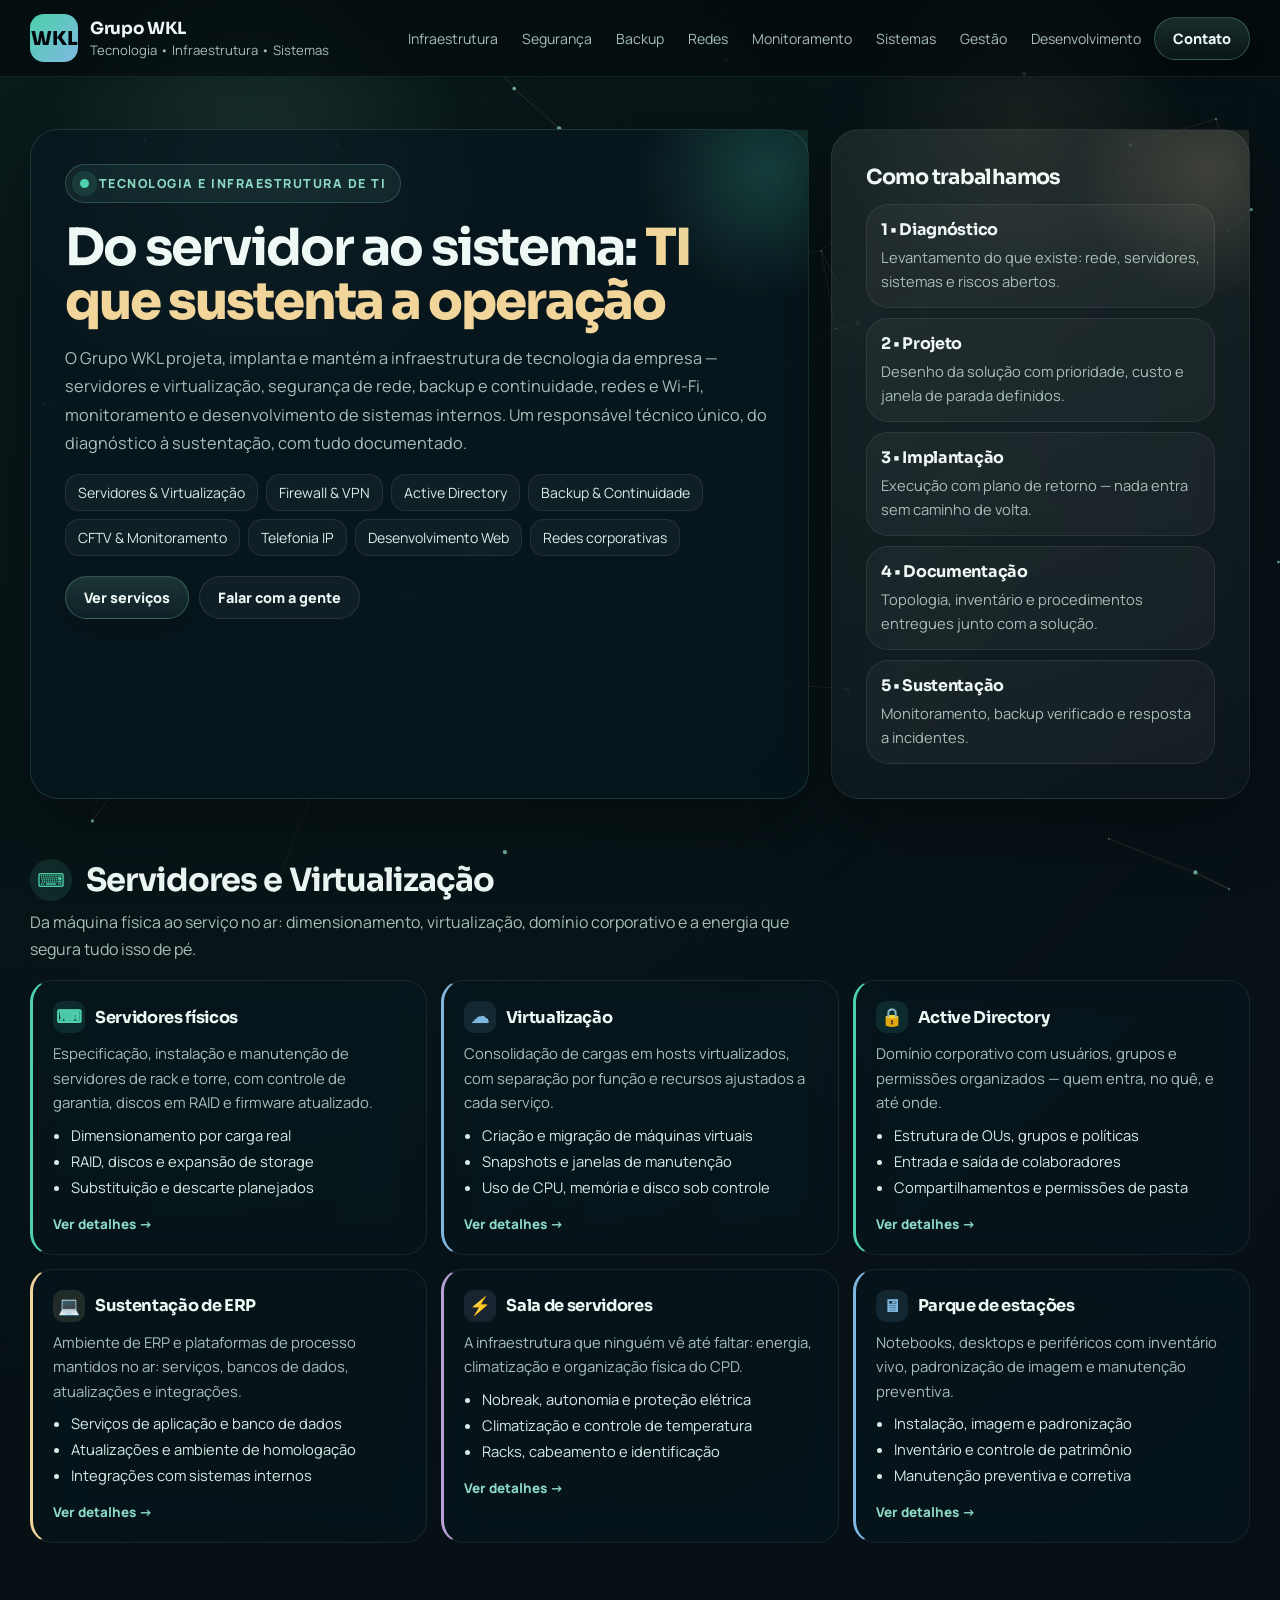
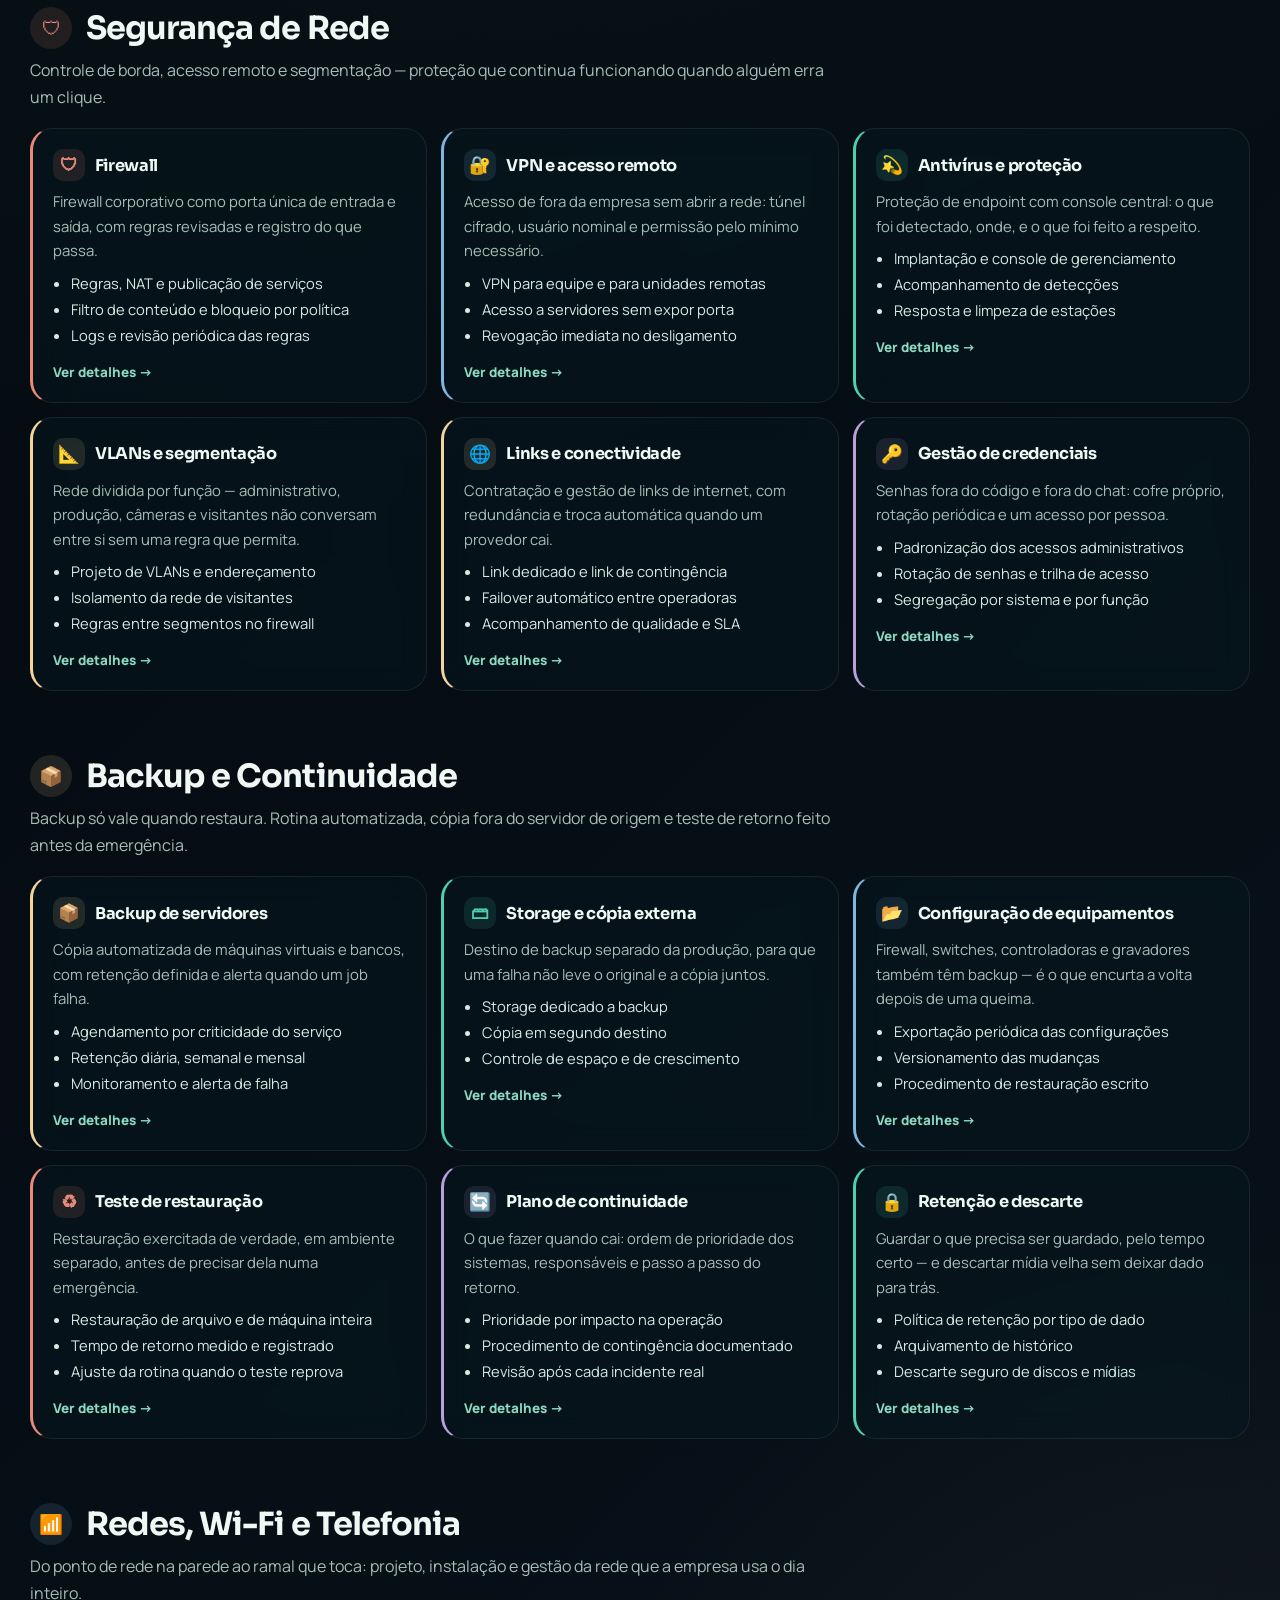
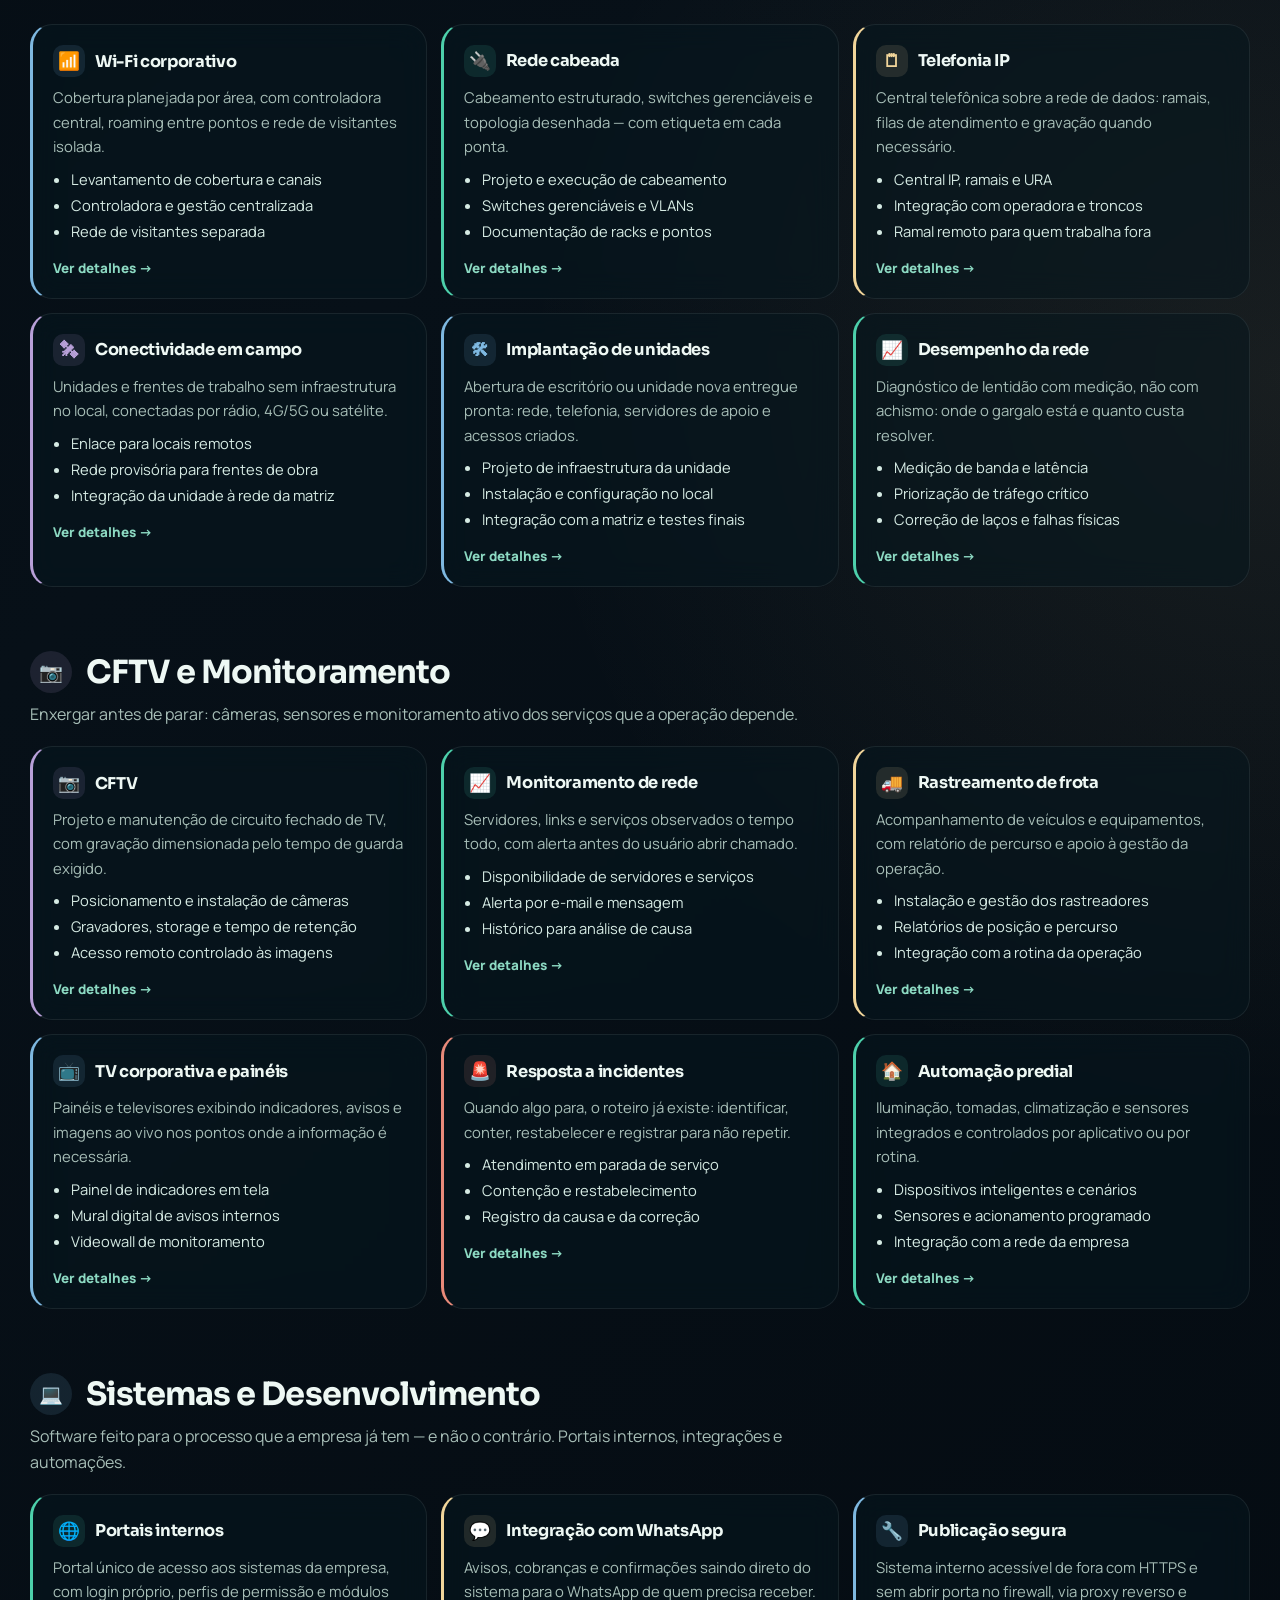
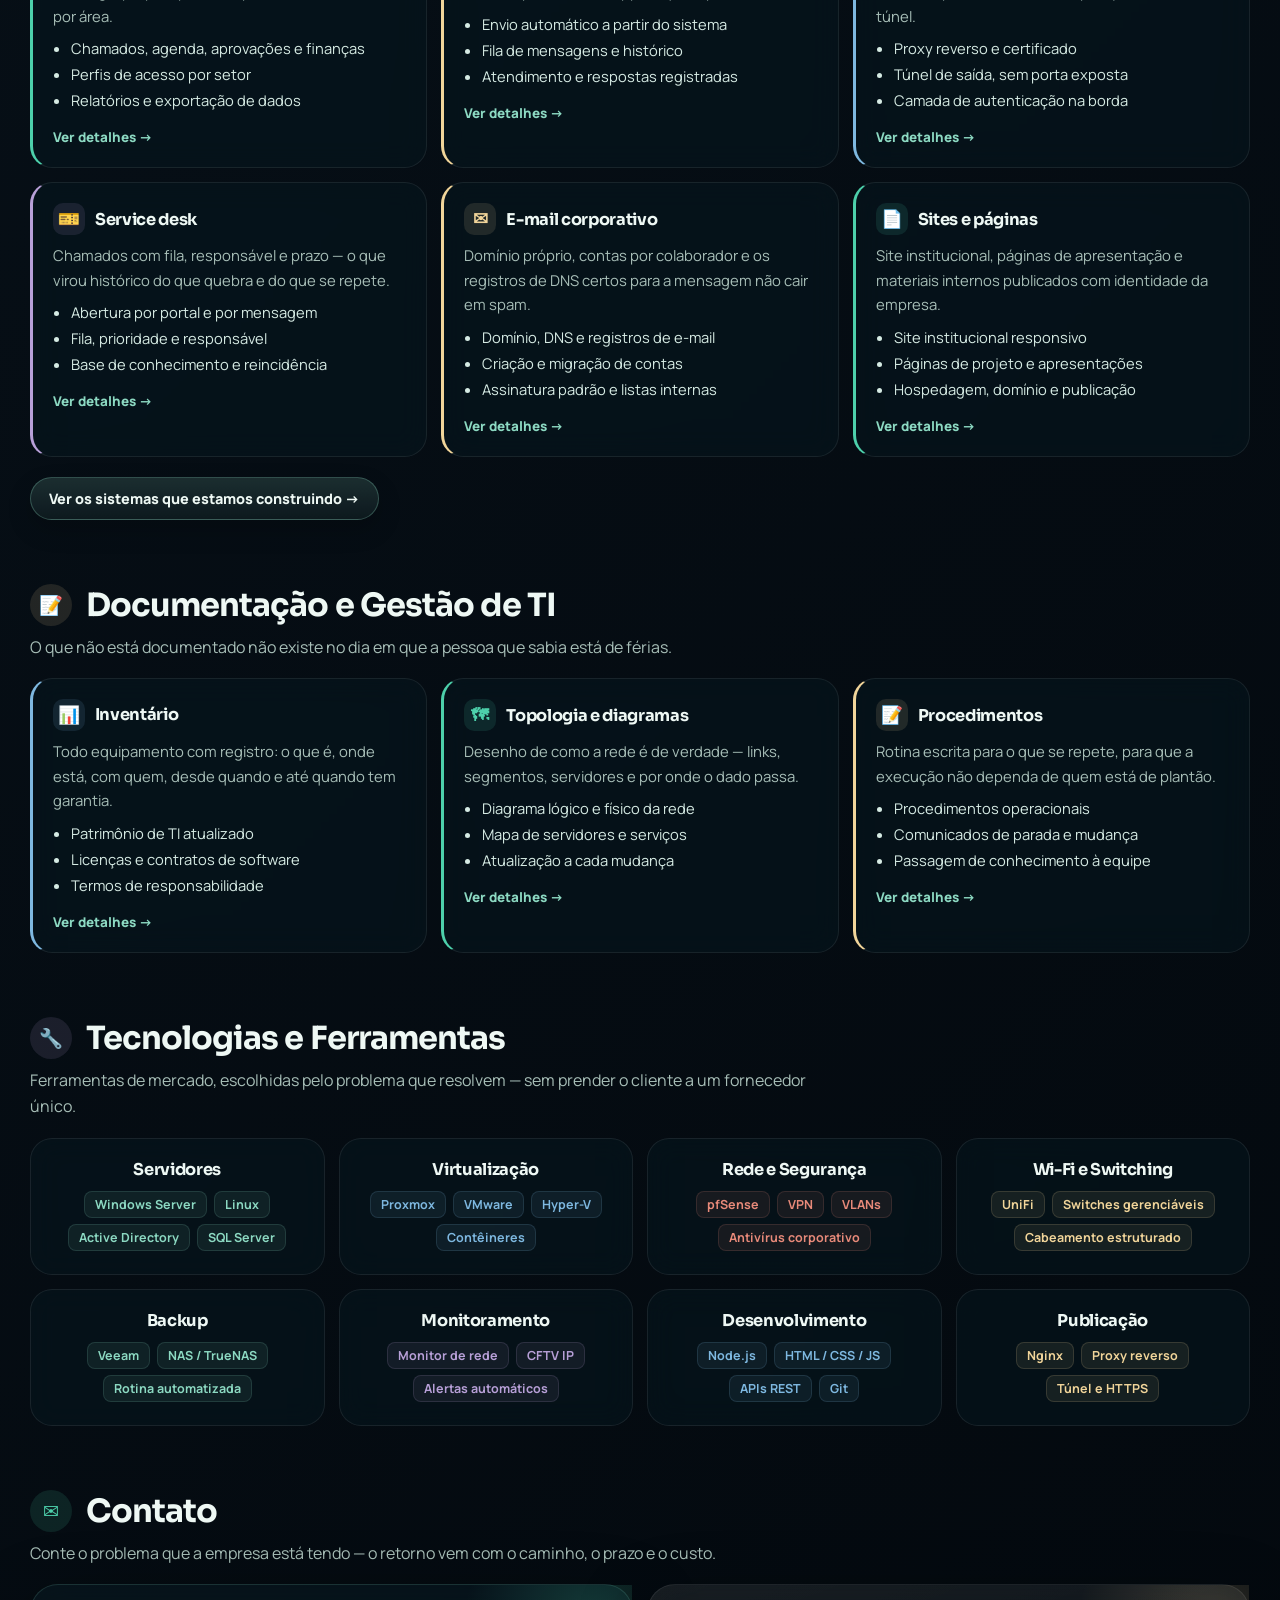
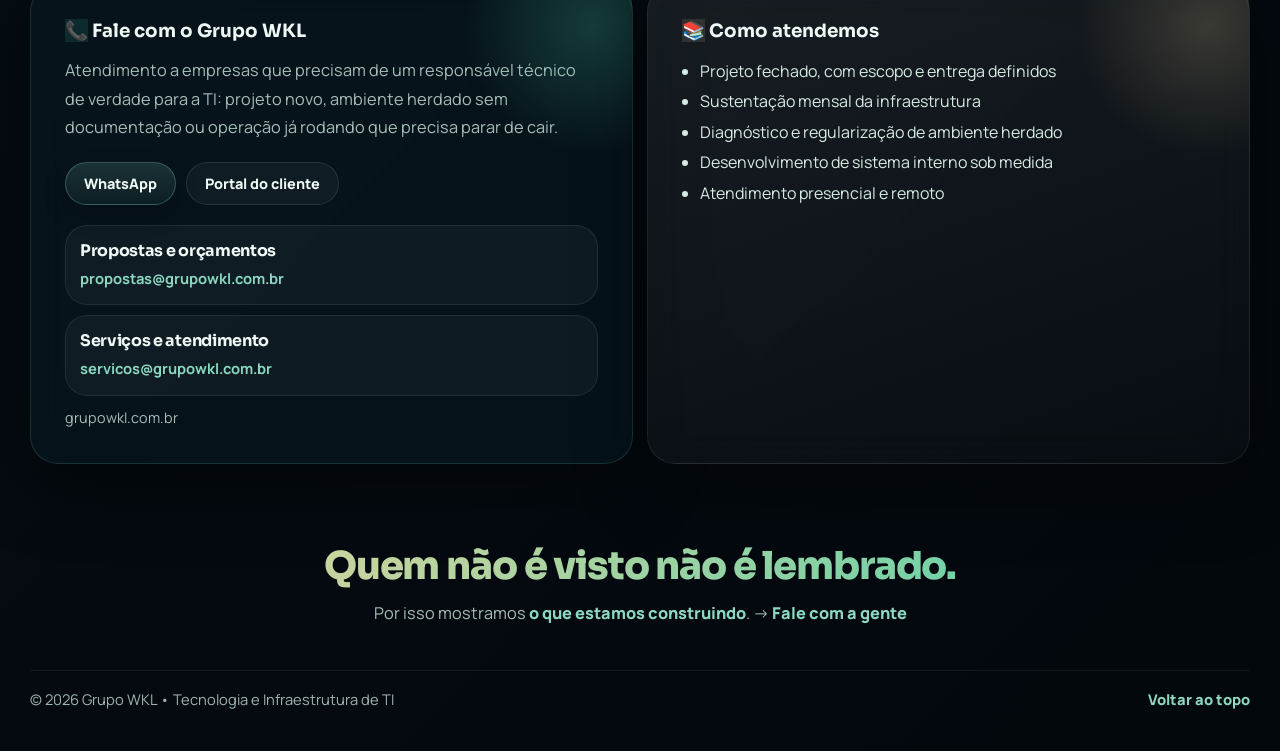
<file: index.html>
<!DOCTYPE html>
<html lang="pt-BR">
<head>
  <meta charset="UTF-8" />
  <meta name="viewport" content="width=device-width, initial-scale=1.0" />
  <title>Grupo WKL | Tecnologia e Infraestrutura de TI</title>
  <meta name="description" content="Grupo WKL — infraestrutura de TI ponta a ponta: servidores e virtualização, segurança de rede, backup e continuidade, redes e Wi-Fi, monitoramento e desenvolvimento de sistemas." />
  <meta name="theme-color" content="#03080c" />
  <link rel="preconnect" href="https://fonts.googleapis.com" />
  <link rel="preconnect" href="https://fonts.gstatic.com" crossorigin />
  <link href="https://fonts.googleapis.com/css2?family=Manrope:wght@400;500;600;700;800&family=Sora:wght@500;600;700;800&display=swap" rel="stylesheet" />
  <link rel="stylesheet" href="detalhes.css?v=20260927b" />
  <style>
    :root {
      --bg: #03080c;
      --bg-2: #071018;
      --panel: rgba(7, 23, 31, 0.72);
      --panel-2: rgba(7, 23, 31, 0.52);
      --panel-border: rgba(140, 217, 194, 0.16);
      --text: #eef8f4;
      --muted: #a7beb7;
      --accent: #8cd9c2;
      --accent-strong: #4dd0ab;
      --accent-warm: #f1d59a;
      --accent-blue: #7eb8e0;
      --accent-red: #e88a7a;
      --accent-purple: #b8a0d8;
      --shadow: 0 24px 70px rgba(0, 0, 0, 0.38);
      --radius: 22px;
      --radius-lg: 28px;
      --max: 1220px;
    }

    * { box-sizing: border-box; margin: 0; padding: 0; }
    html { scroll-behavior: smooth; }
    body {
      min-height: 100vh;
      font-family: "Manrope", system-ui, -apple-system, Segoe UI, Roboto, Arial, sans-serif;
      color: var(--text);
      background:
        radial-gradient(circle at top left, rgba(77, 208, 171, 0.10), transparent 30%),
        radial-gradient(circle at right center, rgba(241, 213, 154, 0.08), transparent 20%),
        linear-gradient(135deg, #02060a 0%, #071018 46%, #03080d 100%);
      position: relative;
      overflow-x: hidden;
    }

    #tech-canvas {
      position: fixed;
      inset: 0;
      width: 100%;
      height: 100%;
      z-index: 0;
      pointer-events: none;
      opacity: 0.9;
    }

    body::before,
    body::after {
      content: "";
      position: fixed;
      inset: 0;
      pointer-events: none;
      z-index: 0;
    }
    body::before {
      background-image:
        linear-gradient(rgba(255, 255, 255, 0.02) 1px, transparent 1px),
        linear-gradient(90deg, rgba(255, 255, 255, 0.02) 1px, transparent 1px);
      background-size: 48px 48px;
      mask-image: linear-gradient(to bottom, rgba(0, 0, 0, 0.45), transparent 85%);
    }
    body::after {
      background:
        radial-gradient(circle at 20% 20%, rgba(140, 217, 194, 0.14), transparent 18%),
        radial-gradient(circle at 80% 15%, rgba(241, 213, 154, 0.08), transparent 14%);
      animation: drift 18s ease-in-out infinite alternate;
    }

    .wrap { position: relative; z-index: 1; }
    .container { width: min(var(--max), calc(100% - 40px)); margin: 0 auto; }

    .skip-link {
      position: absolute; left: 16px; top: 16px;
      transform: translateY(-200%);
      background: rgba(6, 18, 24, 0.94);
      border: 1px solid rgba(140, 217, 194, 0.2);
      padding: 10px 14px; border-radius: 999px;
      color: var(--text); text-decoration: none; z-index: 10;
    }
    .skip-link:focus { transform: translateY(0); outline: none; }

    header {
      position: sticky; top: 0; z-index: 5;
      backdrop-filter: blur(18px);
      -webkit-backdrop-filter: blur(18px);
      background: rgba(3, 8, 12, 0.58);
      border-bottom: 1px solid rgba(140, 217, 194, 0.10);
    }

    .nav {
      display: flex; align-items: center;
      justify-content: space-between;
      padding: 14px 0; gap: 16px;
    }

    .brand {
      display: flex; align-items: center; gap: 12px;
      text-decoration: none; color: var(--text); min-width: 220px;
    }
    .brand-icon {
      width: 48px; height: 48px; border-radius: 14px;
      background: linear-gradient(135deg, var(--accent-strong), var(--accent-blue));
      display: flex; align-items: center; justify-content: center;
      font-family: "Sora", sans-serif; font-weight: 800;
      font-size: 1.2rem; color: var(--bg);
    }
    .brand strong { font-family: "Sora", sans-serif; letter-spacing: -0.02em; font-size: 1.05rem; }
    .brand span { display: block; color: var(--muted); font-size: 0.82rem; margin-top: 2px; }
    @media (min-width: 981px) { .brand span { white-space: nowrap; } }
    @media (min-width: 981px) and (max-width: 1240px) {
      header .brand span { display: none; } header .brand { min-width: auto; }
      header .nav a.link { padding: 8px 6px; font-size: 0.8rem; }
      header .nav .btn { padding: 9px 14px; }
    }

    nav ul {
      list-style: none; display: flex; flex-wrap: wrap;
      gap: 2px; align-items: center; justify-content: flex-end;
    }

    .nav a.link {
      display: inline-flex; align-items: center; gap: 8px;
      padding: 8px 10px; border-radius: 999px;
      color: var(--muted); text-decoration: none; font-size: 0.88rem;
      border: 1px solid transparent;
      transition: background 0.18s ease, border-color 0.18s ease, transform 0.18s ease;
    }
    .nav a.link:hover {
      color: var(--text);
      background: rgba(255, 255, 255, 0.04);
      border-color: rgba(255, 255, 255, 0.06);
      transform: translateY(-1px);
    }

    .btn {
      appearance: none;
      border: 1px solid rgba(140, 217, 194, 0.28);
      background: linear-gradient(180deg, rgba(140, 217, 194, 0.16), rgba(140, 217, 194, 0.06));
      color: var(--text); border-radius: 999px;
      padding: 11px 18px;
      font: 800 0.90rem "Manrope", sans-serif;
      cursor: pointer;
      transition: transform 0.2s ease, box-shadow 0.2s ease, border-color 0.2s ease;
      box-shadow: 0 10px 24px rgba(0, 0, 0, 0.18);
      text-decoration: none;
      display: inline-flex; align-items: center; gap: 10px;
      justify-content: center; white-space: nowrap;
    }
    .btn:hover { transform: translateY(-1px); border-color: rgba(140, 217, 194, 0.48); box-shadow: 0 14px 28px rgba(0, 0, 0, 0.22); }
    .btn.secondary {
      border-color: rgba(255, 255, 255, 0.10);
      background: rgba(255, 255, 255, 0.04);
      color: var(--text); box-shadow: none;
    }
    .btn.secondary:hover { border-color: rgba(255, 255, 255, 0.16); }

    .badge {
      display: inline-flex; align-items: center; gap: 10px;
      padding: 10px 14px; border-radius: 999px;
      background: rgba(140, 217, 194, 0.08);
      border: 1px solid rgba(140, 217, 194, 0.22);
      color: var(--accent); font-size: 0.78rem;
      font-weight: 900; letter-spacing: 0.12em; text-transform: uppercase;
    }
    .badge::before {
      content: ""; width: 9px; height: 9px; border-radius: 50%;
      background: var(--accent-strong);
      box-shadow: 0 0 0 8px rgba(77, 208, 171, 0.12);
      animation: pulse 2.4s infinite;
    }

    .hero { padding: 52px 0 28px; }
    .hero-grid {
      display: grid;
      grid-template-columns: 1.3fr 0.7fr;
      gap: 22px; align-items: stretch;
    }

    .panel {
      background: var(--panel);
      border: 1px solid var(--panel-border);
      border-radius: var(--radius-lg);
      box-shadow: var(--shadow);
      backdrop-filter: blur(18px);
      -webkit-backdrop-filter: blur(18px);
    }
    .panel .inner { padding: 34px; position: relative; overflow: hidden; }
    .panel .inner::after {
      content: ""; position: absolute;
      width: 260px; height: 260px; right: -90px; top: -90px;
      border-radius: 50%;
      background: radial-gradient(circle, rgba(77, 208, 171, 0.22), transparent 70%);
      pointer-events: none;
    }

    h1 {
      margin-top: 18px;
      font-family: "Sora", sans-serif;
      font-size: clamp(1.9rem, 4.5vw, 3.2rem);
      line-height: 1.06; letter-spacing: -0.04em;
      max-width: 24ch;
    }
    h1 strong { color: var(--accent-warm); font-weight: 900; }

    .lead {
      margin-top: 14px; max-width: 72ch;
      color: var(--muted); font-size: 1.02rem; line-height: 1.75;
    }

    .pill-row { margin-top: 16px; display: flex; flex-wrap: wrap; gap: 8px; }
    .pill {
      padding: 8px 12px; border-radius: 14px;
      background: rgba(255, 255, 255, 0.04);
      border: 1px solid rgba(255, 255, 255, 0.08);
      color: #d6ebe4; font-size: 0.88rem;
    }

    .cta-row { margin-top: 20px; display: flex; flex-wrap: wrap; gap: 10px; }

    .side {
      background: linear-gradient(160deg, rgba(255, 255, 255, 0.08), rgba(255, 255, 255, 0.02));
      border: 1px solid rgba(255, 255, 255, 0.08);
    }
    .side .inner::after { background: radial-gradient(circle, rgba(241, 213, 154, 0.18), transparent 72%); }

    .kpis { display: grid; grid-template-columns: 1fr; gap: 10px; margin-top: 12px; }
    .kpi {
      padding: 14px; border-radius: var(--radius);
      background: rgba(255, 255, 255, 0.04);
      border: 1px solid rgba(255, 255, 255, 0.08);
    }
    .kpi strong {
      display: block; font-family: "Sora", sans-serif;
      letter-spacing: -0.02em; margin-bottom: 6px;
    }
    .kpi span { color: var(--muted); line-height: 1.6; font-size: 0.92rem; }

    .kpi-number {
      font-family: "Sora", sans-serif;
      font-size: 1.8rem; font-weight: 800;
      letter-spacing: -0.03em;
      background: linear-gradient(135deg, var(--accent-warm), var(--accent-strong));
      -webkit-background-clip: text; -webkit-text-fill-color: transparent;
      background-clip: text;
    }

    .section { padding: 32px 0; }
    .section-head {
      display: flex; align-items: flex-end;
      justify-content: space-between; gap: 14px;
      margin-bottom: 18px;
    }
    .section-head h2 {
      font-family: "Sora", sans-serif;
      letter-spacing: -0.03em;
      font-size: clamp(1.4rem, 3.2vw, 2rem);
    }
    .section-head p { color: var(--muted); max-width: 80ch; line-height: 1.65; }

    .section-divider {
      display: flex; align-items: center; gap: 14px;
      margin-bottom: 8px;
    }
    .section-divider .icon-circle {
      width: 42px; height: 42px; border-radius: 50%;
      display: flex; align-items: center; justify-content: center;
      font-size: 1.2rem; flex-shrink: 0;
    }

    .grid-3 { display: grid; grid-template-columns: repeat(3, minmax(0, 1fr)); gap: 14px; }
    .grid-2 { display: grid; grid-template-columns: repeat(2, minmax(0, 1fr)); gap: 14px; }
    .grid-4 { display: grid; grid-template-columns: repeat(4, minmax(0, 1fr)); gap: 14px; }

    .card {
      background: var(--panel-2);
      border: 1px solid rgba(255, 255, 255, 0.08);
      border-radius: var(--radius); padding: 20px;
      backdrop-filter: blur(14px);
      -webkit-backdrop-filter: blur(14px);
      transition: transform 0.18s ease, border-color 0.18s ease, background 0.18s ease;
    }
    .card:hover {
      transform: translateY(-2px);
      border-color: rgba(140, 217, 194, 0.18);
      background: rgba(7, 23, 31, 0.62);
    }
    .card h3 {
      font-family: "Sora", sans-serif;
      font-size: 1.02rem; letter-spacing: -0.02em;
      margin-bottom: 8px; display: flex; align-items: center; gap: 10px;
    }
    .card h3 .card-icon {
      font-size: 1.1rem; width: 32px; height: 32px;
      border-radius: 10px; display: inline-flex;
      align-items: center; justify-content: center; flex-shrink: 0;
    }
    .card p { color: var(--muted); line-height: 1.65; font-size: 0.93rem; }
    .card ul { margin-top: 10px; padding-left: 18px; color: #d6ebe4; }
    .card li { margin: 6px 0; color: #d6ebe4; font-size: 0.92rem; }

    .card-accent-green { border-left: 3px solid var(--accent-strong); }
    .card-accent-blue { border-left: 3px solid var(--accent-blue); }
    .card-accent-warm { border-left: 3px solid var(--accent-warm); }
    .card-accent-red { border-left: 3px solid var(--accent-red); }
    .card-accent-purple { border-left: 3px solid var(--accent-purple); }

    .icon-green { background: rgba(77, 208, 171, 0.12); color: var(--accent-strong); }
    .icon-blue { background: rgba(126, 184, 224, 0.12); color: var(--accent-blue); }
    .icon-warm { background: rgba(241, 213, 154, 0.12); color: var(--accent-warm); }
    .icon-red { background: rgba(232, 138, 122, 0.12); color: var(--accent-red); }
    .icon-purple { background: rgba(184, 160, 216, 0.12); color: var(--accent-purple); }

    .tag {
      display: inline-block; padding: 4px 10px;
      border-radius: 8px; font-size: 0.78rem; font-weight: 700;
      background: rgba(140, 217, 194, 0.08);
      border: 1px solid rgba(140, 217, 194, 0.15);
      color: var(--accent); margin: 3px 2px;
    }
    .tag.blue { background: rgba(126, 184, 224, 0.08); border-color: rgba(126, 184, 224, 0.15); color: var(--accent-blue); }
    .tag.warm { background: rgba(241, 213, 154, 0.08); border-color: rgba(241, 213, 154, 0.15); color: var(--accent-warm); }
    .tag.red { background: rgba(232, 138, 122, 0.08); border-color: rgba(232, 138, 122, 0.15); color: var(--accent-red); }
    .tag.purple { background: rgba(184, 160, 216, 0.08); border-color: rgba(184, 160, 216, 0.15); color: var(--accent-purple); }

    .timeline {
      position: relative; padding-left: 32px;
    }
    .timeline::before {
      content: ""; position: absolute; left: 14px; top: 8px; bottom: 8px;
      width: 2px; background: rgba(140, 217, 194, 0.15);
    }
    .timeline-item {
      position: relative; margin-bottom: 18px; padding: 16px 20px;
      background: var(--panel-2); border: 1px solid rgba(255, 255, 255, 0.08);
      border-radius: 16px;
    }
    .timeline-item::before {
      content: ""; position: absolute; left: -24px; top: 20px;
      width: 10px; height: 10px; border-radius: 50%;
      background: var(--accent-strong);
      box-shadow: 0 0 0 4px rgba(77, 208, 171, 0.15);
    }
    .timeline-item h4 {
      font-family: "Sora", sans-serif; font-size: 0.95rem;
      letter-spacing: -0.01em; margin-bottom: 6px;
    }
    .timeline-item p { color: var(--muted); font-size: 0.90rem; line-height: 1.6; }

    .stats-bar {
      display: flex; flex-wrap: wrap; gap: 14px;
      padding: 20px; border-radius: var(--radius);
      background: rgba(255, 255, 255, 0.02);
      border: 1px solid rgba(255, 255, 255, 0.06);
      margin-bottom: 18px;
    }
    .stat {
      flex: 1; min-width: 140px; text-align: center;
      padding: 10px;
    }
    .stat .number {
      font-family: "Sora", sans-serif; font-size: 2rem;
      font-weight: 800; letter-spacing: -0.03em;
    }
    .stat .label { color: var(--muted); font-size: 0.85rem; margin-top: 4px; }

    .fine { margin-top: 10px; font-size: 0.90rem; color: var(--muted); line-height: 1.6; }

    footer { padding: 28px 0 42px; color: #9eb4ae; font-size: 0.92rem; }
    .foot {
      display: flex; align-items: center; justify-content: space-between;
      gap: 12px; flex-wrap: wrap;
      border-top: 1px solid rgba(255, 255, 255, 0.06); padding-top: 18px;
    }
    .foot a { color: var(--accent); text-decoration: none; font-weight: 900; }

    @keyframes pulse { 0%, 100% { transform: scale(1); opacity: 1; } 50% { transform: scale(1.08); opacity: 0.75; } }
    @keyframes drift { from { transform: translate3d(0, 0, 0) scale(1); } to { transform: translate3d(-20px, 24px, 0) scale(1.08); } }
    @keyframes fadeUp {
      from { opacity: 0; transform: translateY(24px); }
      to { opacity: 1; transform: translateY(0); }
    }
    .fade-up { opacity: 0; animation: fadeUp 0.6s ease forwards; }
    .fade-up.d1 { animation-delay: 0.1s; }
    .fade-up.d2 { animation-delay: 0.2s; }
    .fade-up.d3 { animation-delay: 0.3s; }

    @media (max-width: 980px) {
      .hero-grid { grid-template-columns: 1fr; }
      .grid-4 { grid-template-columns: repeat(2, 1fr); }
    }
    @media (max-width: 720px) {
      .grid-3 { grid-template-columns: 1fr; }
      .grid-2 { grid-template-columns: 1fr; }
      .grid-4 { grid-template-columns: 1fr; }
      .brand { min-width: auto; }
      nav ul { justify-content: flex-start; }
      .stats-bar { flex-direction: column; }

    }
    @media (prefers-reduced-motion: reduce) {
      html { scroll-behavior: auto; }
      body::after { animation: none; }
      .badge::before { animation: none; }
      .fade-up { animation: none; opacity: 1; }
    }

    @media print {
      body { background: #fff; color: #111; }
      body::before, body::after, #tech-canvas, header { display: none; }
      .card, .panel, .timeline-item {
        background: #f8f8f8; border-color: #ddd;
        -webkit-print-color-adjust: exact; print-color-adjust: exact;
      }
      .wrap { z-index: auto; }
    }
    .side-title { font-family: "Sora", sans-serif; letter-spacing: -0.03em; font-size: 1.3rem; }
    .mail-link { color: var(--accent); text-decoration: none; font-weight: 700; word-break: break-all; }
    .mail-link:hover { text-decoration: underline; }
    .fecho { padding: 48px 0 16px; text-align: center; }
    .fecho-frase {
      font-family: "Sora", sans-serif; font-weight: 800;
      font-size: clamp(1.5rem, 4vw, 2.4rem); letter-spacing: -0.03em; line-height: 1.15; text-wrap: balance;
      background: linear-gradient(135deg, var(--accent-warm), var(--accent-strong));
      -webkit-background-clip: text; -webkit-text-fill-color: transparent; background-clip: text;
    }
    .fecho-sub { margin-top: 12px; color: var(--muted); font-size: 1.02rem; line-height: 1.6; }
    .fecho-sub a { color: var(--accent); font-weight: 800; text-decoration: none; white-space: nowrap; }
    .fecho-sub a:hover { text-decoration: underline; }
  </style>
</head>
<body>
  <a class="skip-link" href="#conteudo">Pular para o conteúdo</a>
  <canvas id="tech-canvas" aria-hidden="true"></canvas>

  <div class="wrap">
    <header>
      <div class="container">
        <div class="nav" role="navigation" aria-label="Navegação principal">
          <a class="brand" href="#topo">
            <div class="brand-icon">WKL</div>
            <div>
              <strong>Grupo WKL</strong>
              <span>Tecnologia &bull; Infraestrutura &bull; Sistemas</span>
            </div>
          </a>
          <nav aria-label="Seções">
            <ul>
              <li><a class="link" href="#infraestrutura">Infraestrutura</a></li>
              <li><a class="link" href="#seguranca">Segurança</a></li>
              <li><a class="link" href="#backup">Backup</a></li>
              <li><a class="link" href="#redes">Redes</a></li>
              <li><a class="link" href="#monitoramento">Monitoramento</a></li>
              <li><a class="link" href="#sistemas">Sistemas</a></li>
              <li><a class="link" href="#gestao">Gestão</a></li>
              <li><a class="link" href="desenvolvimento.html">Desenvolvimento</a></li>
              <li><a class="btn" href="#contato">Contato</a></li>
            </ul>
          </nav>
        </div>
      </div>
    </header>

    <main id="conteudo">

      <!-- ==================== HERO ==================== -->
      <section class="hero" id="topo">
        <div class="container">
          <div class="hero-grid">
            <article class="panel fade-up">
              <div class="inner">
                <div class="badge">Tecnologia e Infraestrutura de TI</div>

                <h1>Do servidor ao sistema: <strong>TI que sustenta a operação</strong></h1>

                <p class="lead">
                  O Grupo WKL projeta, implanta e mantém a infraestrutura de tecnologia da empresa —
                  servidores e virtualização, segurança de rede, backup e continuidade, redes e Wi-Fi,
                  monitoramento e desenvolvimento de sistemas internos. Um responsável técnico único,
                  do diagnóstico à sustentação, com tudo documentado.
                </p>

                <div class="pill-row" aria-label="Áreas de atuação">
                  <span class="pill">Servidores &amp; Virtualização</span>
                  <span class="pill">Firewall &amp; VPN</span>
                  <span class="pill">Active Directory</span>
                  <span class="pill">Backup &amp; Continuidade</span>
                  <span class="pill">CFTV &amp; Monitoramento</span>
                  <span class="pill">Telefonia IP</span>
                  <span class="pill">Desenvolvimento Web</span>
                  <span class="pill">Redes corporativas</span>
                </div>

                <div class="cta-row">
                  <a class="btn" href="#infraestrutura">Ver serviços</a>
                  <a class="btn secondary" href="#contato">Falar com a gente</a>
                </div>
              </div>
            </article>

            <aside class="panel side fade-up d1">
              <div class="inner">
                <h2 class="side-title">Como trabalhamos</h2>
                <div class="kpis" aria-label="Etapas de trabalho" style="margin-top:14px;">
                  <div class="kpi">
                    <strong>1 &bull; Diagnóstico</strong>
                    <span>Levantamento do que existe: rede, servidores, sistemas e riscos abertos.</span>
                  </div>
                  <div class="kpi">
                    <strong>2 &bull; Projeto</strong>
                    <span>Desenho da solução com prioridade, custo e janela de parada definidos.</span>
                  </div>
                  <div class="kpi">
                    <strong>3 &bull; Implantação</strong>
                    <span>Execução com plano de retorno — nada entra sem caminho de volta.</span>
                  </div>
                  <div class="kpi">
                    <strong>4 &bull; Documentação</strong>
                    <span>Topologia, inventário e procedimentos entregues junto com a solução.</span>
                  </div>
                  <div class="kpi">
                    <strong>5 &bull; Sustentação</strong>
                    <span>Monitoramento, backup verificado e resposta a incidentes.</span>
                  </div>
                </div>
              </div>
            </aside>
          </div>
        </div>
      </section>

      <!-- ==================== INFRAESTRUTURA ==================== -->
      <section class="section" id="infraestrutura">
        <div class="container">
          <div class="section-head">
            <div>
              <div class="section-divider">
                <span class="icon-circle icon-green">&#9000;</span>
                <h2>Servidores e Virtualização</h2>
              </div>
              <p>Da máquina física ao serviço no ar: dimensionamento, virtualização, domínio corporativo e a energia que segura tudo isso de pé.</p>
            </div>
          </div>

          <div class="grid-3">
            <article class="card card-accent-green fade-up" data-detalhe="servidores-fisicos">
              <h3><span class="card-icon icon-green">&#9000;</span> Servidores físicos</h3>
              <p>Especificação, instalação e manutenção de servidores de rack e torre, com controle de garantia, discos em RAID e firmware atualizado.</p>
              <ul>
                <li>Dimensionamento por carga real</li>
                <li>RAID, discos e expansão de storage</li>
                <li>Substituição e descarte planejados</li>
              </ul>
            </article>

            <article class="card card-accent-blue fade-up d1" data-detalhe="virtualizacao">
              <h3><span class="card-icon icon-blue">&#9729;</span> Virtualização</h3>
              <p>Consolidação de cargas em hosts virtualizados, com separação por função e recursos ajustados a cada serviço.</p>
              <ul>
                <li>Criação e migração de máquinas virtuais</li>
                <li>Snapshots e janelas de manutenção</li>
                <li>Uso de CPU, memória e disco sob controle</li>
              </ul>
            </article>

            <article class="card card-accent-green fade-up d2" data-detalhe="active-directory">
              <h3><span class="card-icon icon-green">&#128274;</span> Active Directory</h3>
              <p>Domínio corporativo com usuários, grupos e permissões organizados — quem entra, no quê, e até onde.</p>
              <ul>
                <li>Estrutura de OUs, grupos e políticas</li>
                <li>Entrada e saída de colaboradores</li>
                <li>Compartilhamentos e permissões de pasta</li>
              </ul>
            </article>

            <article class="card card-accent-warm fade-up" data-detalhe="sustentacao-erp">
              <h3><span class="card-icon icon-warm">&#128187;</span> Sustentação de ERP</h3>
              <p>Ambiente de ERP e plataformas de processo mantidos no ar: serviços, bancos de dados, atualizações e integrações.</p>
              <ul>
                <li>Serviços de aplicação e banco de dados</li>
                <li>Atualizações e ambiente de homologação</li>
                <li>Integrações com sistemas internos</li>
              </ul>
            </article>

            <article class="card card-accent-purple fade-up d1" data-detalhe="sala-servidores">
              <h3><span class="card-icon icon-purple">&#9889;</span> Sala de servidores</h3>
              <p>A infraestrutura que ninguém vê até faltar: energia, climatização e organização física do CPD.</p>
              <ul>
                <li>Nobreak, autonomia e proteção elétrica</li>
                <li>Climatização e controle de temperatura</li>
                <li>Racks, cabeamento e identificação</li>
              </ul>
            </article>

            <article class="card card-accent-blue fade-up d2" data-detalhe="parque-estacoes">
              <h3><span class="card-icon icon-blue">&#128421;</span> Parque de estações</h3>
              <p>Notebooks, desktops e periféricos com inventário vivo, padronização de imagem e manutenção preventiva.</p>
              <ul>
                <li>Instalação, imagem e padronização</li>
                <li>Inventário e controle de patrimônio</li>
                <li>Manutenção preventiva e corretiva</li>
              </ul>
            </article>
          </div>
        </div>
      </section>

      <!-- ==================== SEGURANÇA ==================== -->
      <section class="section" id="seguranca">
        <div class="container">
          <div class="section-head">
            <div>
              <div class="section-divider">
                <span class="icon-circle icon-red">&#128737;</span>
                <h2>Segurança de Rede</h2>
              </div>
              <p>Controle de borda, acesso remoto e segmentação — proteção que continua funcionando quando alguém erra um clique.</p>
            </div>
          </div>

          <div class="grid-3">
            <article class="card card-accent-red fade-up" data-detalhe="firewall">
              <h3><span class="card-icon icon-red">&#128737;</span> Firewall</h3>
              <p>Firewall corporativo como porta única de entrada e saída, com regras revisadas e registro do que passa.</p>
              <ul>
                <li>Regras, NAT e publicação de serviços</li>
                <li>Filtro de conteúdo e bloqueio por política</li>
                <li>Logs e revisão periódica das regras</li>
              </ul>
            </article>

            <article class="card card-accent-blue fade-up d1" data-detalhe="vpn">
              <h3><span class="card-icon icon-blue">&#128272;</span> VPN e acesso remoto</h3>
              <p>Acesso de fora da empresa sem abrir a rede: túnel cifrado, usuário nominal e permissão pelo mínimo necessário.</p>
              <ul>
                <li>VPN para equipe e para unidades remotas</li>
                <li>Acesso a servidores sem expor porta</li>
                <li>Revogação imediata no desligamento</li>
              </ul>
            </article>

            <article class="card card-accent-green fade-up d2" data-detalhe="antivirus">
              <h3><span class="card-icon icon-green">&#128171;</span> Antivírus e proteção</h3>
              <p>Proteção de endpoint com console central: o que foi detectado, onde, e o que foi feito a respeito.</p>
              <ul>
                <li>Implantação e console de gerenciamento</li>
                <li>Acompanhamento de detecções</li>
                <li>Resposta e limpeza de estações</li>
              </ul>
            </article>

            <article class="card card-accent-warm fade-up" data-detalhe="vlans">
              <h3><span class="card-icon icon-warm">&#128208;</span> VLANs e segmentação</h3>
              <p>Rede dividida por função — administrativo, produção, câmeras e visitantes não conversam entre si sem uma regra que permita.</p>
              <ul>
                <li>Projeto de VLANs e endereçamento</li>
                <li>Isolamento da rede de visitantes</li>
                <li>Regras entre segmentos no firewall</li>
              </ul>
            </article>

            <article class="card card-accent-warm fade-up d1" data-detalhe="links">
              <h3><span class="card-icon icon-warm">&#127760;</span> Links e conectividade</h3>
              <p>Contratação e gestão de links de internet, com redundância e troca automática quando um provedor cai.</p>
              <ul>
                <li>Link dedicado e link de contingência</li>
                <li>Failover automático entre operadoras</li>
                <li>Acompanhamento de qualidade e SLA</li>
              </ul>
            </article>

            <article class="card card-accent-purple fade-up d2" data-detalhe="credenciais">
              <h3><span class="card-icon icon-purple">&#128273;</span> Gestão de credenciais</h3>
              <p>Senhas fora do código e fora do chat: cofre próprio, rotação periódica e um acesso por pessoa.</p>
              <ul>
                <li>Padronização dos acessos administrativos</li>
                <li>Rotação de senhas e trilha de acesso</li>
                <li>Segregação por sistema e por função</li>
              </ul>
            </article>
          </div>
        </div>
      </section>

      <!-- ==================== BACKUP ==================== -->
      <section class="section" id="backup">
        <div class="container">
          <div class="section-head">
            <div>
              <div class="section-divider">
                <span class="icon-circle icon-warm">&#128230;</span>
                <h2>Backup e Continuidade</h2>
              </div>
              <p>Backup só vale quando restaura. Rotina automatizada, cópia fora do servidor de origem e teste de retorno feito antes da emergência.</p>
            </div>
          </div>

          <div class="grid-3">
            <article class="card card-accent-warm fade-up" data-detalhe="backup-servidores">
              <h3><span class="card-icon icon-warm">&#128230;</span> Backup de servidores</h3>
              <p>Cópia automatizada de máquinas virtuais e bancos, com retenção definida e alerta quando um job falha.</p>
              <ul>
                <li>Agendamento por criticidade do serviço</li>
                <li>Retenção diária, semanal e mensal</li>
                <li>Monitoramento e alerta de falha</li>
              </ul>
            </article>

            <article class="card card-accent-green fade-up d1" data-detalhe="storage-externo">
              <h3><span class="card-icon icon-green">&#128451;</span> Storage e cópia externa</h3>
              <p>Destino de backup separado da produção, para que uma falha não leve o original e a cópia juntos.</p>
              <ul>
                <li>Storage dedicado a backup</li>
                <li>Cópia em segundo destino</li>
                <li>Controle de espaço e de crescimento</li>
              </ul>
            </article>

            <article class="card card-accent-blue fade-up d2" data-detalhe="backup-config">
              <h3><span class="card-icon icon-blue">&#128194;</span> Configuração de equipamentos</h3>
              <p>Firewall, switches, controladoras e gravadores também têm backup — é o que encurta a volta depois de uma queima.</p>
              <ul>
                <li>Exportação periódica das configurações</li>
                <li>Versionamento das mudanças</li>
                <li>Procedimento de restauração escrito</li>
              </ul>
            </article>

            <article class="card card-accent-red fade-up" data-detalhe="teste-restauracao">
              <h3><span class="card-icon icon-red">&#9851;</span> Teste de restauração</h3>
              <p>Restauração exercitada de verdade, em ambiente separado, antes de precisar dela numa emergência.</p>
              <ul>
                <li>Restauração de arquivo e de máquina inteira</li>
                <li>Tempo de retorno medido e registrado</li>
                <li>Ajuste da rotina quando o teste reprova</li>
              </ul>
            </article>

            <article class="card card-accent-purple fade-up d1" data-detalhe="continuidade">
              <h3><span class="card-icon icon-purple">&#128260;</span> Plano de continuidade</h3>
              <p>O que fazer quando cai: ordem de prioridade dos sistemas, responsáveis e passo a passo do retorno.</p>
              <ul>
                <li>Prioridade por impacto na operação</li>
                <li>Procedimento de contingência documentado</li>
                <li>Revisão após cada incidente real</li>
              </ul>
            </article>

            <article class="card card-accent-green fade-up d2" data-detalhe="retencao">
              <h3><span class="card-icon icon-green">&#128274;</span> Retenção e descarte</h3>
              <p>Guardar o que precisa ser guardado, pelo tempo certo — e descartar mídia velha sem deixar dado para trás.</p>
              <ul>
                <li>Política de retenção por tipo de dado</li>
                <li>Arquivamento de histórico</li>
                <li>Descarte seguro de discos e mídias</li>
              </ul>
            </article>
          </div>
        </div>
      </section>

      <!-- ==================== REDES ==================== -->
      <section class="section" id="redes">
        <div class="container">
          <div class="section-head">
            <div>
              <div class="section-divider">
                <span class="icon-circle icon-blue">&#128246;</span>
                <h2>Redes, Wi-Fi e Telefonia</h2>
              </div>
              <p>Do ponto de rede na parede ao ramal que toca: projeto, instalação e gestão da rede que a empresa usa o dia inteiro.</p>
            </div>
          </div>

          <div class="grid-3">
            <article class="card card-accent-blue fade-up" data-detalhe="wifi">
              <h3><span class="card-icon icon-blue">&#128246;</span> Wi-Fi corporativo</h3>
              <p>Cobertura planejada por área, com controladora central, roaming entre pontos e rede de visitantes isolada.</p>
              <ul>
                <li>Levantamento de cobertura e canais</li>
                <li>Controladora e gestão centralizada</li>
                <li>Rede de visitantes separada</li>
              </ul>
            </article>

            <article class="card card-accent-green fade-up d1" data-detalhe="rede-cabeada">
              <h3><span class="card-icon icon-green">&#128268;</span> Rede cabeada</h3>
              <p>Cabeamento estruturado, switches gerenciáveis e topologia desenhada — com etiqueta em cada ponta.</p>
              <ul>
                <li>Projeto e execução de cabeamento</li>
                <li>Switches gerenciáveis e VLANs</li>
                <li>Documentação de racks e pontos</li>
              </ul>
            </article>

            <article class="card card-accent-warm fade-up d2" data-detalhe="telefonia">
              <h3><span class="card-icon icon-warm">&#128466;</span> Telefonia IP</h3>
              <p>Central telefônica sobre a rede de dados: ramais, filas de atendimento e gravação quando necessário.</p>
              <ul>
                <li>Central IP, ramais e URA</li>
                <li>Integração com operadora e troncos</li>
                <li>Ramal remoto para quem trabalha fora</li>
              </ul>
            </article>

            <article class="card card-accent-purple fade-up" data-detalhe="campo">
              <h3><span class="card-icon icon-purple">&#128752;</span> Conectividade em campo</h3>
              <p>Unidades e frentes de trabalho sem infraestrutura no local, conectadas por rádio, 4G/5G ou satélite.</p>
              <ul>
                <li>Enlace para locais remotos</li>
                <li>Rede provisória para frentes de obra</li>
                <li>Integração da unidade à rede da matriz</li>
              </ul>
            </article>

            <article class="card card-accent-blue fade-up d1" data-detalhe="unidades">
              <h3><span class="card-icon icon-blue">&#128736;</span> Implantação de unidades</h3>
              <p>Abertura de escritório ou unidade nova entregue pronta: rede, telefonia, servidores de apoio e acessos criados.</p>
              <ul>
                <li>Projeto de infraestrutura da unidade</li>
                <li>Instalação e configuração no local</li>
                <li>Integração com a matriz e testes finais</li>
              </ul>
            </article>

            <article class="card card-accent-green fade-up d2" data-detalhe="desempenho">
              <h3><span class="card-icon icon-green">&#128200;</span> Desempenho da rede</h3>
              <p>Diagnóstico de lentidão com medição, não com achismo: onde o gargalo está e quanto custa resolver.</p>
              <ul>
                <li>Medição de banda e latência</li>
                <li>Priorização de tráfego crítico</li>
                <li>Correção de laços e falhas físicas</li>
              </ul>
            </article>
          </div>
        </div>
      </section>

      <!-- ==================== MONITORAMENTO ==================== -->
      <section class="section" id="monitoramento">
        <div class="container">
          <div class="section-head">
            <div>
              <div class="section-divider">
                <span class="icon-circle icon-purple">&#128247;</span>
                <h2>CFTV e Monitoramento</h2>
              </div>
              <p>Enxergar antes de parar: câmeras, sensores e monitoramento ativo dos serviços que a operação depende.</p>
            </div>
          </div>

          <div class="grid-3">
            <article class="card card-accent-purple fade-up" data-detalhe="cftv">
              <h3><span class="card-icon icon-purple">&#128247;</span> CFTV</h3>
              <p>Projeto e manutenção de circuito fechado de TV, com gravação dimensionada pelo tempo de guarda exigido.</p>
              <ul>
                <li>Posicionamento e instalação de câmeras</li>
                <li>Gravadores, storage e tempo de retenção</li>
                <li>Acesso remoto controlado às imagens</li>
              </ul>
            </article>

            <article class="card card-accent-green fade-up d1" data-detalhe="monitoramento-rede">
              <h3><span class="card-icon icon-green">&#128200;</span> Monitoramento de rede</h3>
              <p>Servidores, links e serviços observados o tempo todo, com alerta antes do usuário abrir chamado.</p>
              <ul>
                <li>Disponibilidade de servidores e serviços</li>
                <li>Alerta por e-mail e mensagem</li>
                <li>Histórico para análise de causa</li>
              </ul>
            </article>

            <article class="card card-accent-warm fade-up d2" data-detalhe="frota">
              <h3><span class="card-icon icon-warm">&#128666;</span> Rastreamento de frota</h3>
              <p>Acompanhamento de veículos e equipamentos, com relatório de percurso e apoio à gestão da operação.</p>
              <ul>
                <li>Instalação e gestão dos rastreadores</li>
                <li>Relatórios de posição e percurso</li>
                <li>Integração com a rotina da operação</li>
              </ul>
            </article>

            <article class="card card-accent-blue fade-up" data-detalhe="tv-corporativa">
              <h3><span class="card-icon icon-blue">&#128250;</span> TV corporativa e painéis</h3>
              <p>Painéis e televisores exibindo indicadores, avisos e imagens ao vivo nos pontos onde a informação é necessária.</p>
              <ul>
                <li>Painel de indicadores em tela</li>
                <li>Mural digital de avisos internos</li>
                <li>Videowall de monitoramento</li>
              </ul>
            </article>

            <article class="card card-accent-red fade-up d1" data-detalhe="incidentes">
              <h3><span class="card-icon icon-red">&#128680;</span> Resposta a incidentes</h3>
              <p>Quando algo para, o roteiro já existe: identificar, conter, restabelecer e registrar para não repetir.</p>
              <ul>
                <li>Atendimento em parada de serviço</li>
                <li>Contenção e restabelecimento</li>
                <li>Registro da causa e da correção</li>
              </ul>
            </article>

            <article class="card card-accent-green fade-up d2" data-detalhe="automacao">
              <h3><span class="card-icon icon-green">&#127968;</span> Automação predial</h3>
              <p>Iluminação, tomadas, climatização e sensores integrados e controlados por aplicativo ou por rotina.</p>
              <ul>
                <li>Dispositivos inteligentes e cenários</li>
                <li>Sensores e acionamento programado</li>
                <li>Integração com a rede da empresa</li>
              </ul>
            </article>
          </div>
        </div>
      </section>

      <!-- ==================== SISTEMAS ==================== -->
      <section class="section" id="sistemas">
        <div class="container">
          <div class="section-head">
            <div>
              <div class="section-divider">
                <span class="icon-circle icon-blue">&#128187;</span>
                <h2>Sistemas e Desenvolvimento</h2>
              </div>
              <p>Software feito para o processo que a empresa já tem — e não o contrário. Portais internos, integrações e automações.</p>
            </div>
          </div>

          <div class="grid-3">
            <article class="card card-accent-green fade-up" data-detalhe="portais">
              <h3><span class="card-icon icon-green">&#127760;</span> Portais internos</h3>
              <p>Portal único de acesso aos sistemas da empresa, com login próprio, perfis de permissão e módulos por área.</p>
              <ul>
                <li>Chamados, agenda, aprovações e finanças</li>
                <li>Perfis de acesso por setor</li>
                <li>Relatórios e exportação de dados</li>
              </ul>
            </article>

            <article class="card card-accent-warm fade-up d1" data-detalhe="integracao-whatsapp">
              <h3><span class="card-icon icon-warm">&#128172;</span> Integração com WhatsApp</h3>
              <p>Avisos, cobranças e confirmações saindo direto do sistema para o WhatsApp de quem precisa receber.</p>
              <ul>
                <li>Envio automático a partir do sistema</li>
                <li>Fila de mensagens e histórico</li>
                <li>Atendimento e respostas registradas</li>
              </ul>
            </article>

            <article class="card card-accent-blue fade-up d2" data-detalhe="publicacao">
              <h3><span class="card-icon icon-blue">&#128295;</span> Publicação segura</h3>
              <p>Sistema interno acessível de fora com HTTPS e sem abrir porta no firewall, via proxy reverso e túnel.</p>
              <ul>
                <li>Proxy reverso e certificado</li>
                <li>Túnel de saída, sem porta exposta</li>
                <li>Camada de autenticação na borda</li>
              </ul>
            </article>

            <article class="card card-accent-purple fade-up" data-detalhe="service-desk">
              <h3><span class="card-icon icon-purple">&#127915;</span> Service desk</h3>
              <p>Chamados com fila, responsável e prazo — o que virou histórico do que quebra e do que se repete.</p>
              <ul>
                <li>Abertura por portal e por mensagem</li>
                <li>Fila, prioridade e responsável</li>
                <li>Base de conhecimento e reincidência</li>
              </ul>
            </article>

            <article class="card card-accent-warm fade-up d1" data-detalhe="email">
              <h3><span class="card-icon icon-warm">&#9993;</span> E-mail corporativo</h3>
              <p>Domínio próprio, contas por colaborador e os registros de DNS certos para a mensagem não cair em spam.</p>
              <ul>
                <li>Domínio, DNS e registros de e-mail</li>
                <li>Criação e migração de contas</li>
                <li>Assinatura padrão e listas internas</li>
              </ul>
            </article>

            <article class="card card-accent-green fade-up d2" data-detalhe="sites">
              <h3><span class="card-icon icon-green">&#128196;</span> Sites e páginas</h3>
              <p>Site institucional, páginas de apresentação e materiais internos publicados com identidade da empresa.</p>
              <ul>
                <li>Site institucional responsivo</li>
                <li>Páginas de projeto e apresentações</li>
                <li>Hospedagem, domínio e publicação</li>
              </ul>
            </article>
          </div>

          <div class="cta-row">
            <a class="btn" href="desenvolvimento.html">Ver os sistemas que estamos construindo &rarr;</a>
          </div>
        </div>
      </section>

      <!-- ==================== GESTÃO E DOCUMENTAÇÃO ==================== -->
      <section class="section" id="gestao">
        <div class="container">
          <div class="section-head">
            <div>
              <div class="section-divider">
                <span class="icon-circle icon-warm">&#128221;</span>
                <h2>Documentação e Gestão de TI</h2>
              </div>
              <p>O que não está documentado não existe no dia em que a pessoa que sabia está de férias.</p>
            </div>
          </div>

          <div class="grid-3">
            <article class="card card-accent-blue fade-up" data-detalhe="inventario-gestao">
              <h3><span class="card-icon icon-blue">&#128202;</span> Inventário</h3>
              <p>Todo equipamento com registro: o que é, onde está, com quem, desde quando e até quando tem garantia.</p>
              <ul>
                <li>Patrimônio de TI atualizado</li>
                <li>Licenças e contratos de software</li>
                <li>Termos de responsabilidade</li>
              </ul>
            </article>

            <article class="card card-accent-green fade-up d1" data-detalhe="topologia">
              <h3><span class="card-icon icon-green">&#128506;</span> Topologia e diagramas</h3>
              <p>Desenho de como a rede é de verdade — links, segmentos, servidores e por onde o dado passa.</p>
              <ul>
                <li>Diagrama lógico e físico da rede</li>
                <li>Mapa de servidores e serviços</li>
                <li>Atualização a cada mudança</li>
              </ul>
            </article>

            <article class="card card-accent-warm fade-up d2" data-detalhe="procedimentos">
              <h3><span class="card-icon icon-warm">&#128221;</span> Procedimentos</h3>
              <p>Rotina escrita para o que se repete, para que a execução não dependa de quem está de plantão.</p>
              <ul>
                <li>Procedimentos operacionais</li>
                <li>Comunicados de parada e mudança</li>
                <li>Passagem de conhecimento à equipe</li>
              </ul>
            </article>
          </div>
        </div>
      </section>

      <!-- ==================== TECNOLOGIAS ==================== -->
      <section class="section" id="tecnologias">
        <div class="container">
          <div class="section-head">
            <div>
              <div class="section-divider">
                <span class="icon-circle icon-purple">&#128295;</span>
                <h2>Tecnologias e Ferramentas</h2>
              </div>
              <p>Ferramentas de mercado, escolhidas pelo problema que resolvem — sem prender o cliente a um fornecedor único.</p>
            </div>
          </div>

          <div class="grid-4">
            <article class="card fade-up">
              <h3 style="justify-content:center;">Servidores</h3>
              <div style="text-align:center;">
                <span class="tag">Windows Server</span>
                <span class="tag">Linux</span>
                <span class="tag">Active Directory</span>
                <span class="tag">SQL Server</span>
              </div>
            </article>

            <article class="card fade-up d1">
              <h3 style="justify-content:center;">Virtualização</h3>
              <div style="text-align:center;">
                <span class="tag blue">Proxmox</span>
                <span class="tag blue">VMware</span>
                <span class="tag blue">Hyper-V</span>
                <span class="tag blue">Contêineres</span>
              </div>
            </article>

            <article class="card fade-up d2">
              <h3 style="justify-content:center;">Rede e Segurança</h3>
              <div style="text-align:center;">
                <span class="tag red">pfSense</span>
                <span class="tag red">VPN</span>
                <span class="tag red">VLANs</span>
                <span class="tag red">Antivírus corporativo</span>
              </div>
            </article>

            <article class="card fade-up">
              <h3 style="justify-content:center;">Wi-Fi e Switching</h3>
              <div style="text-align:center;">
                <span class="tag warm">UniFi</span>
                <span class="tag warm">Switches gerenciáveis</span>
                <span class="tag warm">Cabeamento estruturado</span>
              </div>
            </article>

            <article class="card fade-up d1">
              <h3 style="justify-content:center;">Backup</h3>
              <div style="text-align:center;">
                <span class="tag">Veeam</span>
                <span class="tag">NAS / TrueNAS</span>
                <span class="tag">Rotina automatizada</span>
              </div>
            </article>

            <article class="card fade-up d2">
              <h3 style="justify-content:center;">Monitoramento</h3>
              <div style="text-align:center;">
                <span class="tag purple">Monitor de rede</span>
                <span class="tag purple">CFTV IP</span>
                <span class="tag purple">Alertas automáticos</span>
              </div>
            </article>

            <article class="card fade-up">
              <h3 style="justify-content:center;">Desenvolvimento</h3>
              <div style="text-align:center;">
                <span class="tag blue">Node.js</span>
                <span class="tag blue">HTML / CSS / JS</span>
                <span class="tag blue">APIs REST</span>
                <span class="tag blue">Git</span>
              </div>
            </article>

            <article class="card fade-up d1">
              <h3 style="justify-content:center;">Publicação</h3>
              <div style="text-align:center;">
                <span class="tag warm">Nginx</span>
                <span class="tag warm">Proxy reverso</span>
                <span class="tag warm">Túnel e HTTPS</span>
              </div>
            </article>
          </div>
        </div>
      </section>

      <!-- ==================== CONTATO ==================== -->
      <section class="section" id="contato">
        <div class="container">
          <div class="section-head">
            <div>
              <div class="section-divider">
                <span class="icon-circle icon-green">&#9993;</span>
                <h2>Contato</h2>
              </div>
              <p>Conte o problema que a empresa está tendo — o retorno vem com o caminho, o prazo e o custo.</p>
            </div>
          </div>

          <div class="grid-2">
            <article class="panel fade-up">
              <div class="inner">
                <h3 style="font-family:'Sora',sans-serif;font-size:1.15rem;margin-bottom:14px;">
                  <span class="card-icon icon-green">&#128222;</span> Fale com o Grupo WKL
                </h3>
                <p class="lead" style="margin-top:0;">
                  Atendimento a empresas que precisam de um responsável técnico de verdade para a TI:
                  projeto novo, ambiente herdado sem documentação ou operação já rodando que precisa parar de cair.
                </p>
                <div class="cta-row">
                  <a class="btn" href="https://wa.me/5592984629701" target="_blank" rel="noopener noreferrer">WhatsApp</a>
                  <a class="btn secondary" href="https://portal.grupowkl.com.br/portal" target="_blank" rel="noopener noreferrer">Portal do cliente</a>
                </div>
                <div class="kpis" style="margin-top:20px;">
                  <div class="kpi">
                    <strong>Propostas e orçamentos</strong>
                    <span><a class="mail-link" href="mailto:propostas@grupowkl.com.br">propostas@grupowkl.com.br</a></span>
                  </div>
                  <div class="kpi">
                    <strong>Serviços e atendimento</strong>
                    <span><a class="mail-link" href="mailto:servicos@grupowkl.com.br">servicos@grupowkl.com.br</a></span>
                  </div>
                </div>
                <p class="fine">grupowkl.com.br</p>
              </div>
            </article>

            <article class="panel side fade-up d1">
              <div class="inner">
                <h3 style="font-family:'Sora',sans-serif;font-size:1.15rem;margin-bottom:14px;">
                  <span class="card-icon icon-warm">&#128218;</span> Como atendemos
                </h3>
                <ul style="padding-left:18px;color:#d6ebe4;line-height:1.9;">
                  <li>Projeto fechado, com escopo e entrega definidos</li>
                  <li>Sustentação mensal da infraestrutura</li>
                  <li>Diagnóstico e regularização de ambiente herdado</li>
                  <li>Desenvolvimento de sistema interno sob medida</li>
                  <li>Atendimento presencial e remoto</li>
                </ul>
              </div>
            </article>
          </div>
        </div>
      </section>

      <!-- ==================== FECHO ==================== -->
      <section class="fecho fade-up" aria-label="Fechamento">
        <div class="container">
          <p class="fecho-frase">Quem não é visto não é lembrado.</p>
          <p class="fecho-sub">Por isso mostramos <a href="desenvolvimento.html">o que estamos construindo</a>. &rarr; <a href="#contato">Fale com a gente</a></p>
        </div>
      </section>

    </main>

    <footer>
      <div class="container">
        <div class="foot">
          <span>&copy; 2026 Grupo WKL &bull; Tecnologia e Infraestrutura de TI</span>
          <span><a href="#topo">Voltar ao topo</a></span>
        </div>
      </div>
    </footer>
  </div>

  <script>
    // Background animado com particulas
    const canvas = document.getElementById("tech-canvas");
    const ctx = canvas.getContext("2d");
    let particles = [];

    function resizeCanvas() {
      const dpr = Math.max(1, Math.min(2, window.devicePixelRatio || 1));
      canvas.width = Math.floor(window.innerWidth * dpr);
      canvas.height = Math.floor(window.innerHeight * dpr);
      canvas.style.width = "100%";
      canvas.style.height = "100%";
      ctx.setTransform(dpr, 0, 0, dpr, 0, 0);
    }

    class Particle {
      constructor() { this.reset(true); }
      reset(initial = false) {
        this.x = Math.random() * window.innerWidth;
        this.y = Math.random() * window.innerHeight;
        this.vx = (Math.random() - 0.5) * 0.35;
        this.vy = (Math.random() - 0.5) * 0.35;
        this.size = initial ? Math.random() * 2.0 + 0.7 : Math.random() * 1.6 + 0.6;
      }
      update() {
        this.x += this.vx;
        this.y += this.vy;
        if (this.x < 0 || this.x > window.innerWidth) this.vx *= -1;
        if (this.y < 0 || this.y > window.innerHeight) this.vy *= -1;
      }
      draw() {
        ctx.beginPath();
        ctx.arc(this.x, this.y, this.size, 0, Math.PI * 2);
        ctx.fillStyle = "rgba(140, 217, 194, 0.85)";
        ctx.fill();
      }
    }

    function initParticles() {
      particles = [];
      const total = Math.max(44, Math.floor((window.innerWidth * window.innerHeight) / 22000));
      for (let i = 0; i < total; i += 1) particles.push(new Particle());
    }

    function connectParticles() {
      const maxDistance = 170;
      for (let a = 0; a < particles.length; a += 1) {
        for (let b = a + 1; b < particles.length; b += 1) {
          const dx = particles[a].x - particles[b].x;
          const dy = particles[a].y - particles[b].y;
          const dist = Math.sqrt(dx * dx + dy * dy);
          if (dist < maxDistance) {
            const opacity = 1 - dist / maxDistance;
            ctx.strokeStyle = `rgba(241, 213, 154, ${opacity * 0.24})`;
            ctx.lineWidth = 1;
            ctx.beginPath();
            ctx.moveTo(particles[a].x, particles[a].y);
            ctx.lineTo(particles[b].x, particles[b].y);
            ctx.stroke();
          }
        }
      }
    }

    function animateBackground() {
      ctx.clearRect(0, 0, window.innerWidth, window.innerHeight);
      for (const p of particles) { p.update(); p.draw(); }
      connectParticles();
      window.requestAnimationFrame(animateBackground);
    }

    resizeCanvas();
    initParticles();
    animateBackground();
    window.addEventListener("resize", () => { resizeCanvas(); initParticles(); }, { passive: true });

    // Scroll reveal para elementos com .fade-up
    const observer = new IntersectionObserver((entries) => {
      for (const entry of entries) {
        if (entry.isIntersecting) {
          entry.target.style.animationPlayState = "running";
          observer.unobserve(entry.target);
        }
      }
    }, { threshold: 0.1 });

    document.querySelectorAll(".fade-up").forEach((el) => {
      el.style.animationPlayState = "paused";
      observer.observe(el);
    });

    // Smooth scroll para links internos
    document.querySelectorAll('a[href^="#"]').forEach((anchor) => {
      anchor.addEventListener("click", (e) => {
        const target = document.querySelector(anchor.getAttribute("href"));
        if (target) {
          e.preventDefault();
          target.scrollIntoView({ behavior: "smooth", block: "start" });
        }
      });
    });
  </script>
  <script src="detalhes-servicos.js?v=20260927b"></script>
  <script src="detalhes.js?v=20260927b"></script>
</body>
</html>
</file>
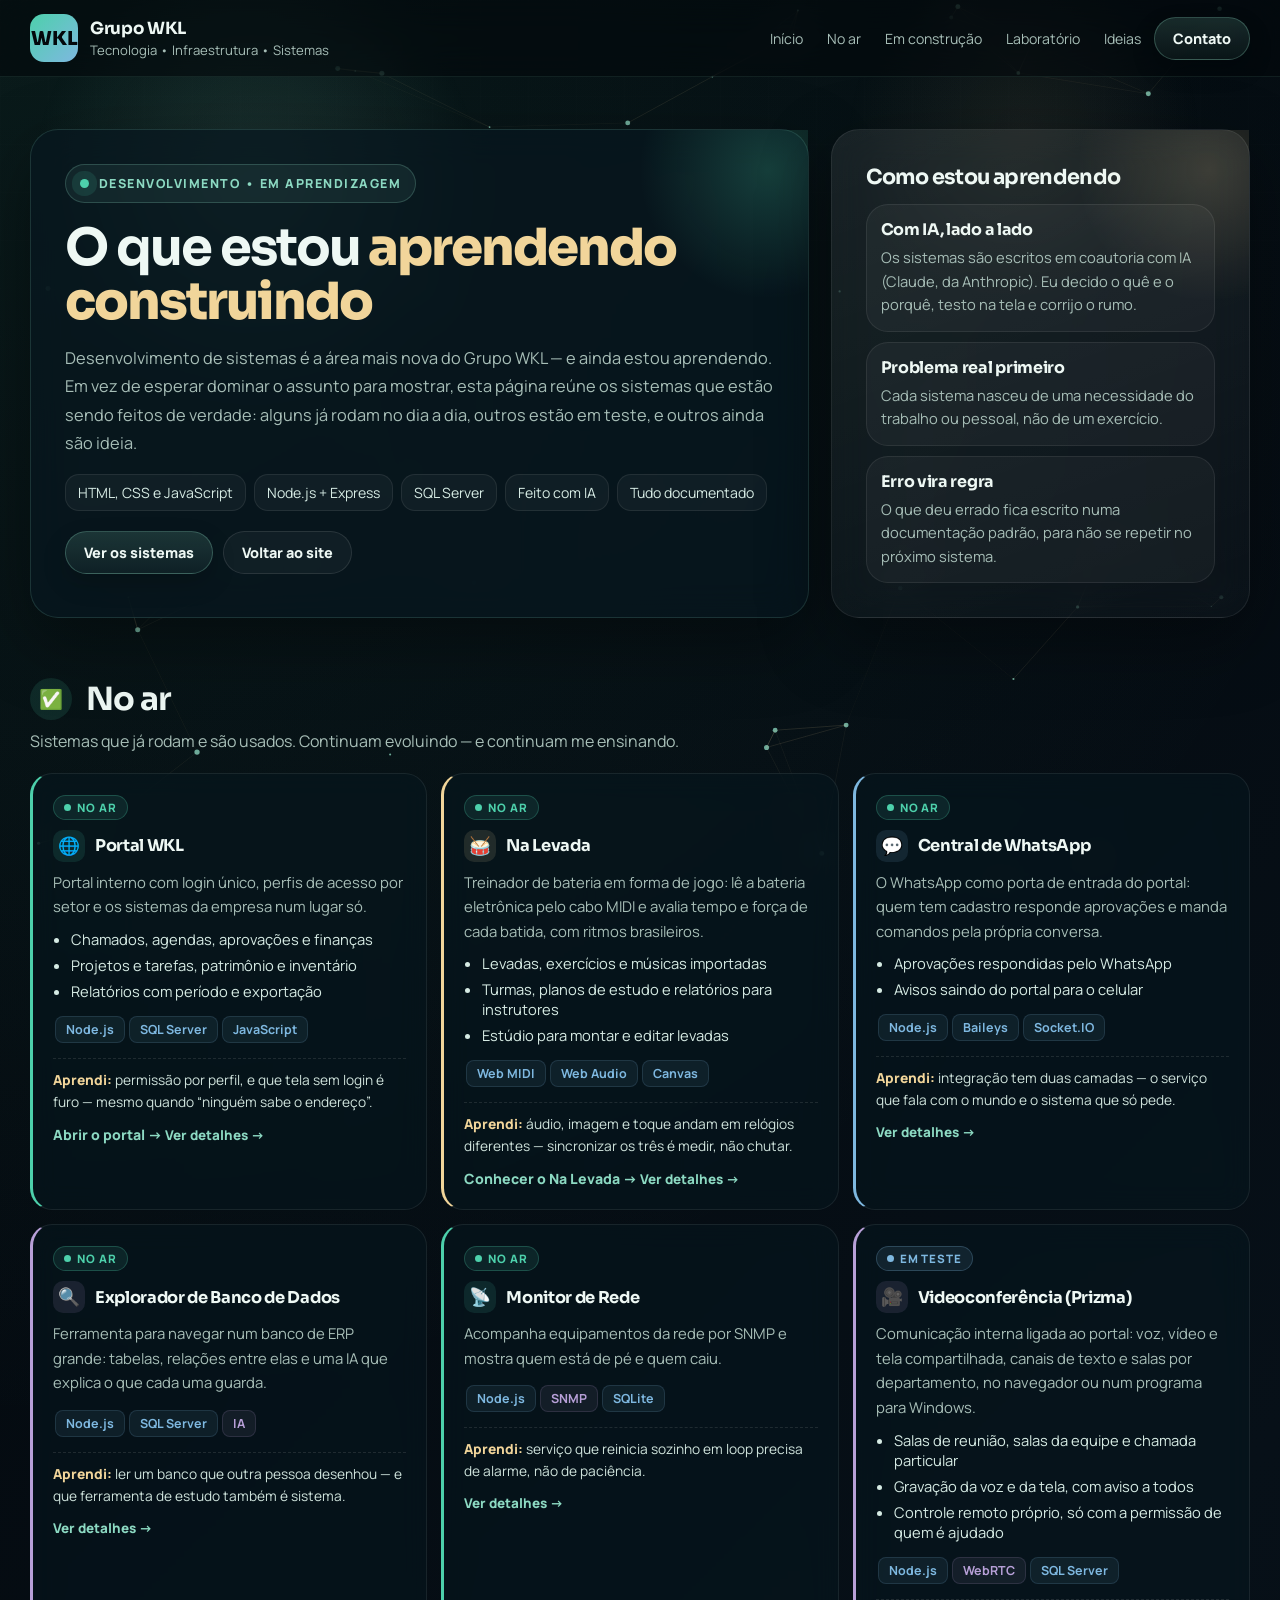
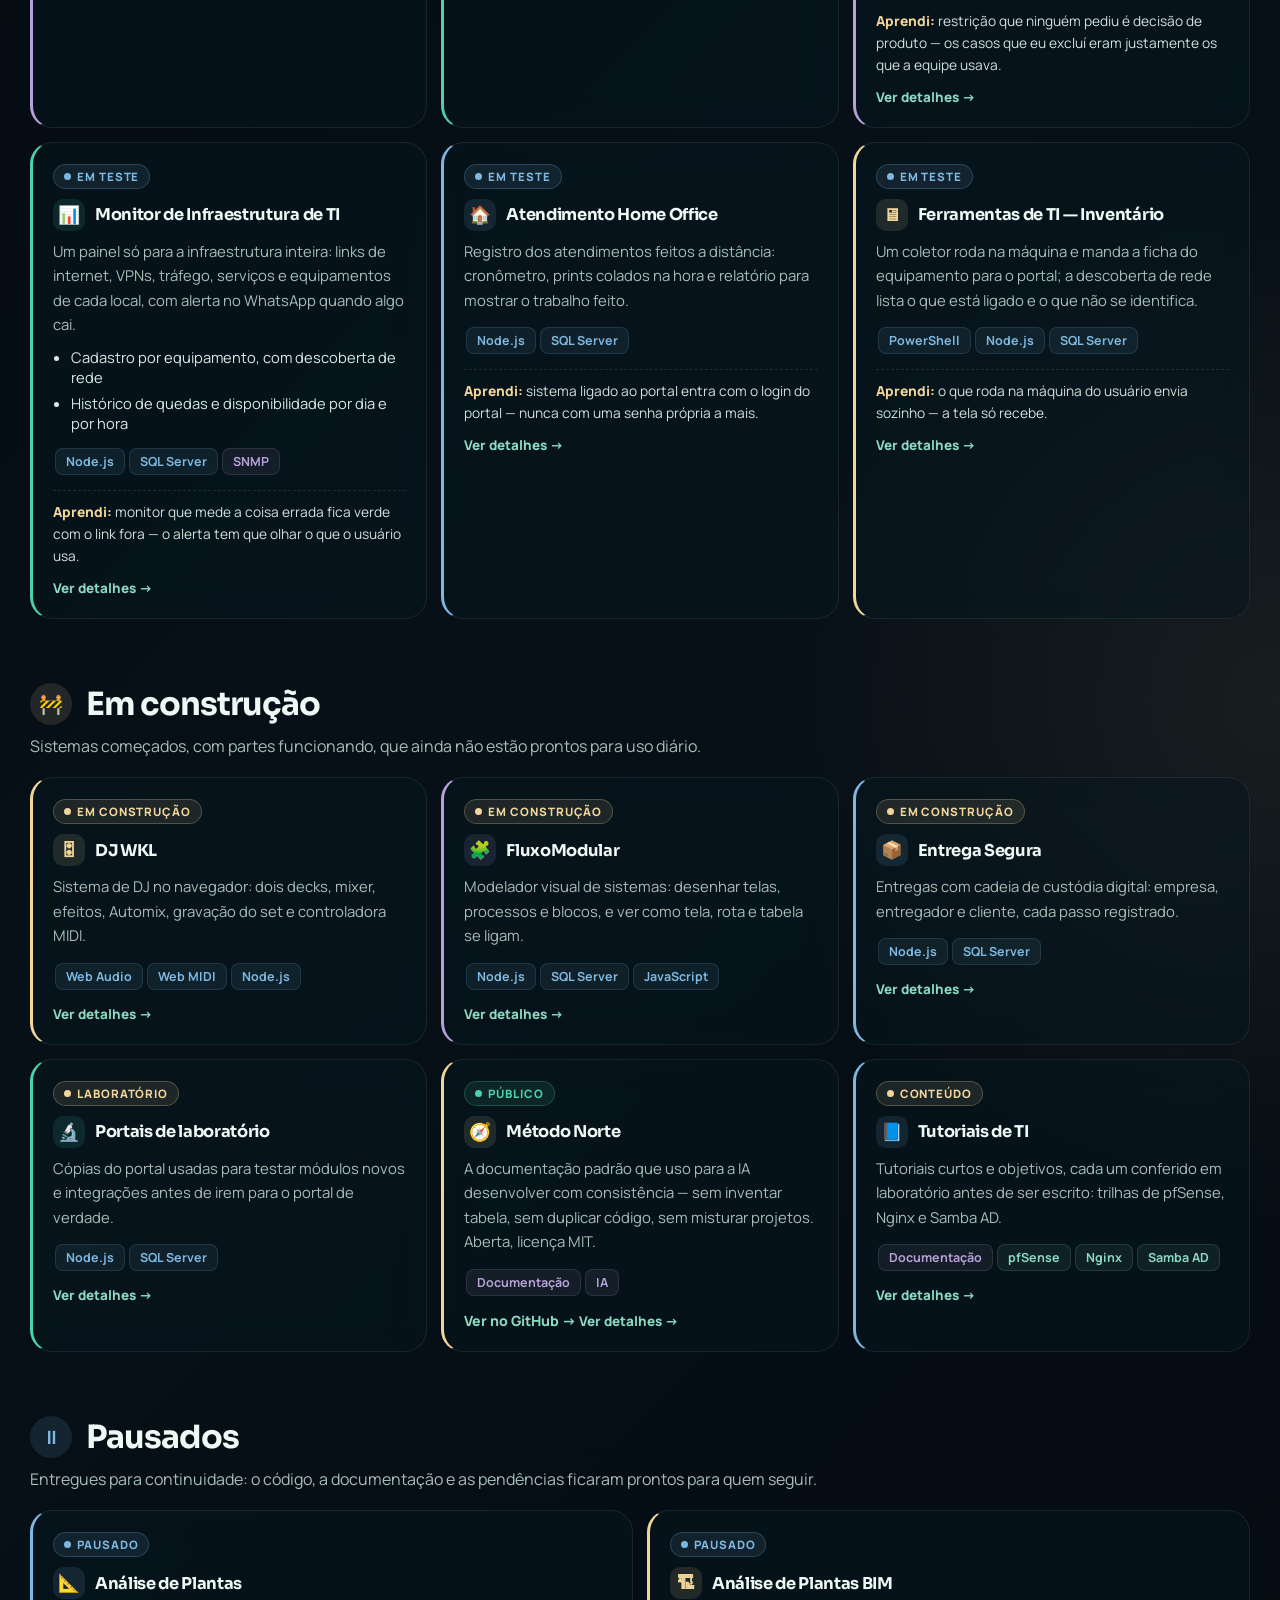
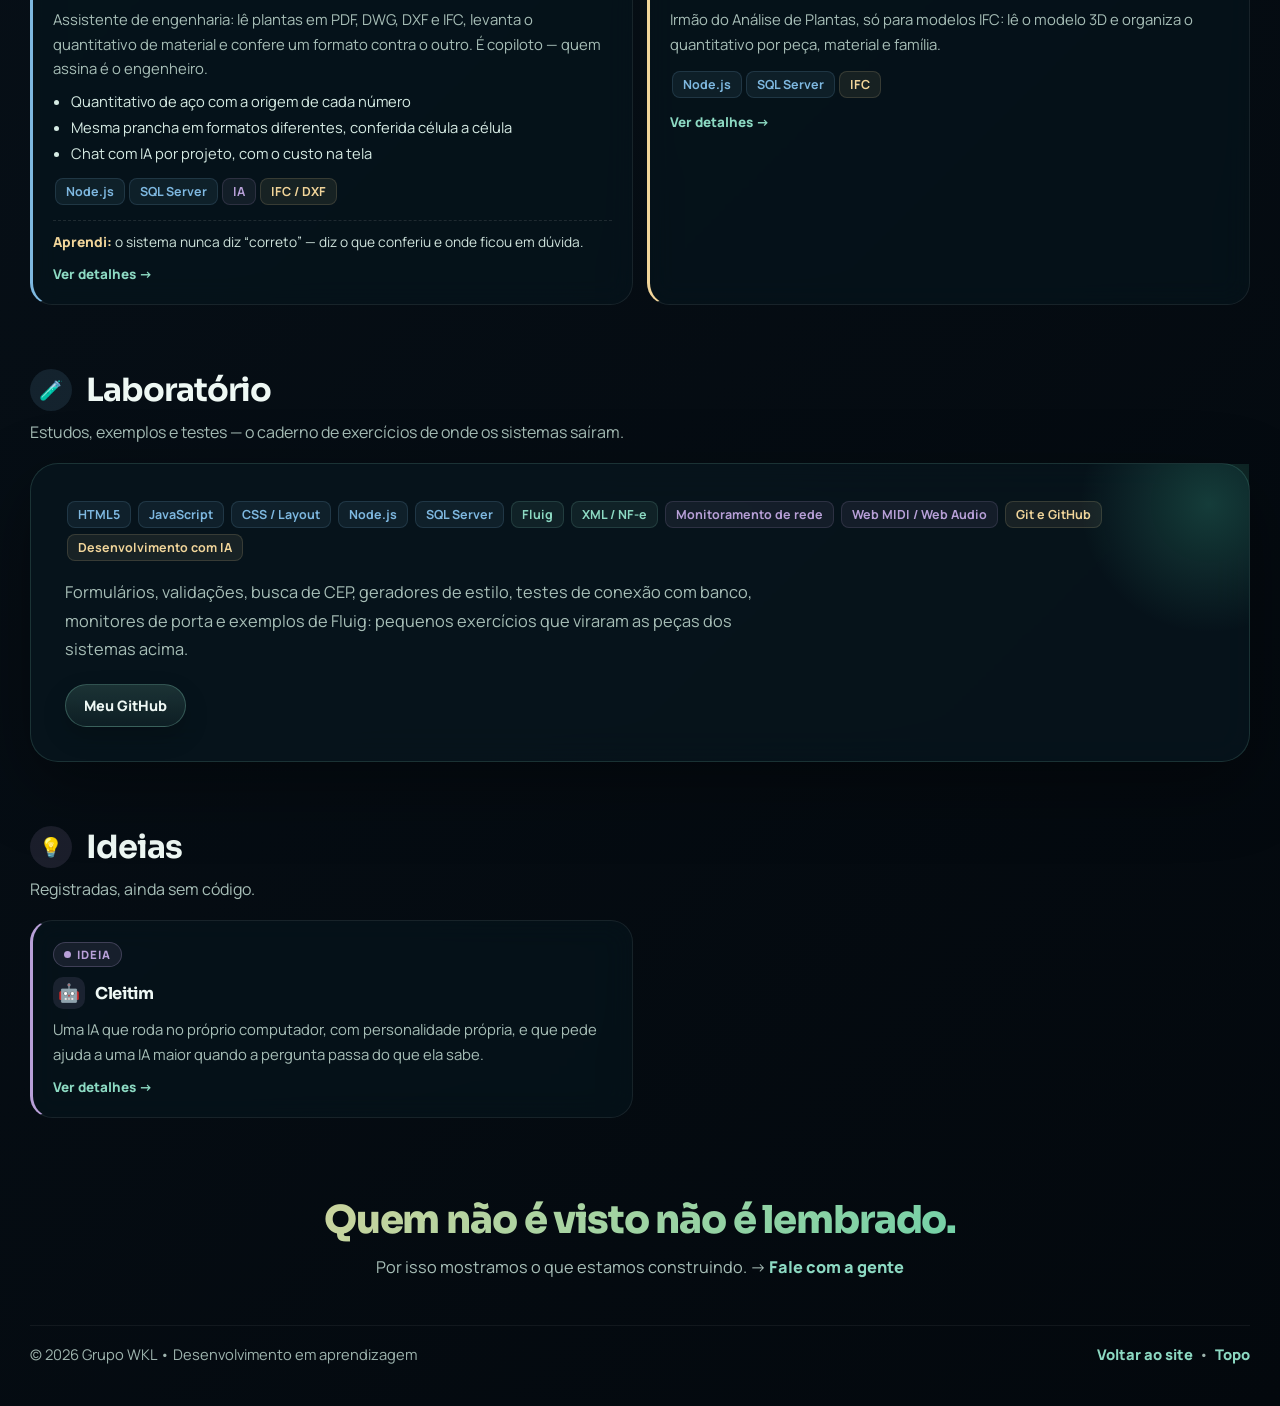
<file: desenvolvimento.html>
<!DOCTYPE html>
<html lang="pt-BR">
<head>
  <meta charset="UTF-8" />
  <meta name="viewport" content="width=device-width, initial-scale=1.0" />
  <title>Grupo WKL | Desenvolvimento em aprendizagem</title>
  <meta name="description" content="Desenvolvimento no Grupo WKL, em aprendizagem: os sistemas que estão sendo construídos — no ar, em teste, em construção e ideias." />
  <meta name="theme-color" content="#03080c" />
  <link rel="preconnect" href="https://fonts.googleapis.com" />
  <link rel="preconnect" href="https://fonts.gstatic.com" crossorigin />
  <link href="https://fonts.googleapis.com/css2?family=Manrope:wght@400;500;600;700;800&family=Sora:wght@500;600;700;800&display=swap" rel="stylesheet" />
  <link rel="stylesheet" href="detalhes.css?v=20260927b" />
  <style>
    :root {
      --bg: #03080c;
      --bg-2: #071018;
      --panel: rgba(7, 23, 31, 0.72);
      --panel-2: rgba(7, 23, 31, 0.52);
      --panel-border: rgba(140, 217, 194, 0.16);
      --text: #eef8f4;
      --muted: #a7beb7;
      --accent: #8cd9c2;
      --accent-strong: #4dd0ab;
      --accent-warm: #f1d59a;
      --accent-blue: #7eb8e0;
      --accent-red: #e88a7a;
      --accent-purple: #b8a0d8;
      --shadow: 0 24px 70px rgba(0, 0, 0, 0.38);
      --radius: 22px;
      --radius-lg: 28px;
      --max: 1220px;
    }

    * { box-sizing: border-box; margin: 0; padding: 0; }
    html { scroll-behavior: smooth; }
    body {
      min-height: 100vh;
      font-family: "Manrope", system-ui, -apple-system, Segoe UI, Roboto, Arial, sans-serif;
      color: var(--text);
      background:
        radial-gradient(circle at top left, rgba(77, 208, 171, 0.10), transparent 30%),
        radial-gradient(circle at right center, rgba(241, 213, 154, 0.08), transparent 20%),
        linear-gradient(135deg, #02060a 0%, #071018 46%, #03080d 100%);
      position: relative;
      overflow-x: hidden;
    }

    #tech-canvas {
      position: fixed;
      inset: 0;
      width: 100%;
      height: 100%;
      z-index: 0;
      pointer-events: none;
      opacity: 0.9;
    }

    body::before,
    body::after {
      content: "";
      position: fixed;
      inset: 0;
      pointer-events: none;
      z-index: 0;
    }
    body::before {
      background-image:
        linear-gradient(rgba(255, 255, 255, 0.02) 1px, transparent 1px),
        linear-gradient(90deg, rgba(255, 255, 255, 0.02) 1px, transparent 1px);
      background-size: 48px 48px;
      mask-image: linear-gradient(to bottom, rgba(0, 0, 0, 0.45), transparent 85%);
    }
    body::after {
      background:
        radial-gradient(circle at 20% 20%, rgba(140, 217, 194, 0.14), transparent 18%),
        radial-gradient(circle at 80% 15%, rgba(241, 213, 154, 0.08), transparent 14%);
      animation: drift 18s ease-in-out infinite alternate;
    }

    .wrap { position: relative; z-index: 1; }
    .container { width: min(var(--max), calc(100% - 40px)); margin: 0 auto; }

    .skip-link {
      position: absolute; left: 16px; top: 16px;
      transform: translateY(-200%);
      background: rgba(6, 18, 24, 0.94);
      border: 1px solid rgba(140, 217, 194, 0.2);
      padding: 10px 14px; border-radius: 999px;
      color: var(--text); text-decoration: none; z-index: 10;
    }
    .skip-link:focus { transform: translateY(0); outline: none; }

    header {
      position: sticky; top: 0; z-index: 5;
      backdrop-filter: blur(18px);
      -webkit-backdrop-filter: blur(18px);
      background: rgba(3, 8, 12, 0.58);
      border-bottom: 1px solid rgba(140, 217, 194, 0.10);
    }

    .nav {
      display: flex; align-items: center;
      justify-content: space-between;
      padding: 14px 0; gap: 16px;
    }

    .brand {
      display: flex; align-items: center; gap: 12px;
      text-decoration: none; color: var(--text); min-width: 220px;
    }
    .brand-icon {
      width: 48px; height: 48px; border-radius: 14px;
      background: linear-gradient(135deg, var(--accent-strong), var(--accent-blue));
      display: flex; align-items: center; justify-content: center;
      font-family: "Sora", sans-serif; font-weight: 800;
      font-size: 1.2rem; color: var(--bg);
    }
    .brand strong { font-family: "Sora", sans-serif; letter-spacing: -0.02em; font-size: 1.05rem; }
    .brand span { display: block; color: var(--muted); font-size: 0.82rem; margin-top: 2px; }
    @media (min-width: 981px) { .brand span { white-space: nowrap; } }
    @media (min-width: 981px) and (max-width: 1240px) {
      header .brand span { display: none; } header .brand { min-width: auto; }
      header .nav a.link { padding: 8px 6px; font-size: 0.8rem; }
      header .nav .btn { padding: 9px 14px; }
    }

    nav ul {
      list-style: none; display: flex; flex-wrap: wrap;
      gap: 2px; align-items: center; justify-content: flex-end;
    }

    .nav a.link {
      display: inline-flex; align-items: center; gap: 8px;
      padding: 8px 10px; border-radius: 999px;
      color: var(--muted); text-decoration: none; font-size: 0.88rem;
      border: 1px solid transparent;
      transition: background 0.18s ease, border-color 0.18s ease, transform 0.18s ease;
    }
    .nav a.link:hover {
      color: var(--text);
      background: rgba(255, 255, 255, 0.04);
      border-color: rgba(255, 255, 255, 0.06);
      transform: translateY(-1px);
    }

    .btn {
      appearance: none;
      border: 1px solid rgba(140, 217, 194, 0.28);
      background: linear-gradient(180deg, rgba(140, 217, 194, 0.16), rgba(140, 217, 194, 0.06));
      color: var(--text); border-radius: 999px;
      padding: 11px 18px;
      font: 800 0.90rem "Manrope", sans-serif;
      cursor: pointer;
      transition: transform 0.2s ease, box-shadow 0.2s ease, border-color 0.2s ease;
      box-shadow: 0 10px 24px rgba(0, 0, 0, 0.18);
      text-decoration: none;
      display: inline-flex; align-items: center; gap: 10px;
      justify-content: center; white-space: nowrap;
    }
    .btn:hover { transform: translateY(-1px); border-color: rgba(140, 217, 194, 0.48); box-shadow: 0 14px 28px rgba(0, 0, 0, 0.22); }
    .btn.secondary {
      border-color: rgba(255, 255, 255, 0.10);
      background: rgba(255, 255, 255, 0.04);
      color: var(--text); box-shadow: none;
    }
    .btn.secondary:hover { border-color: rgba(255, 255, 255, 0.16); }

    .badge {
      display: inline-flex; align-items: center; gap: 10px;
      padding: 10px 14px; border-radius: 999px;
      background: rgba(140, 217, 194, 0.08);
      border: 1px solid rgba(140, 217, 194, 0.22);
      color: var(--accent); font-size: 0.78rem;
      font-weight: 900; letter-spacing: 0.12em; text-transform: uppercase;
    }
    .badge::before {
      content: ""; width: 9px; height: 9px; border-radius: 50%;
      background: var(--accent-strong);
      box-shadow: 0 0 0 8px rgba(77, 208, 171, 0.12);
      animation: pulse 2.4s infinite;
    }

    .hero { padding: 52px 0 28px; }
    .hero-grid {
      display: grid;
      grid-template-columns: 1.3fr 0.7fr;
      gap: 22px; align-items: stretch;
    }

    .panel {
      background: var(--panel);
      border: 1px solid var(--panel-border);
      border-radius: var(--radius-lg);
      box-shadow: var(--shadow);
      backdrop-filter: blur(18px);
      -webkit-backdrop-filter: blur(18px);
    }
    .panel .inner { padding: 34px; position: relative; overflow: hidden; }
    .panel .inner::after {
      content: ""; position: absolute;
      width: 260px; height: 260px; right: -90px; top: -90px;
      border-radius: 50%;
      background: radial-gradient(circle, rgba(77, 208, 171, 0.22), transparent 70%);
      pointer-events: none;
    }

    h1 {
      margin-top: 18px;
      font-family: "Sora", sans-serif;
      font-size: clamp(1.9rem, 4.5vw, 3.2rem);
      line-height: 1.06; letter-spacing: -0.04em;
      max-width: 24ch;
    }
    h1 strong { color: var(--accent-warm); font-weight: 900; }

    .lead {
      margin-top: 14px; max-width: 72ch;
      color: var(--muted); font-size: 1.02rem; line-height: 1.75;
    }

    .pill-row { margin-top: 16px; display: flex; flex-wrap: wrap; gap: 8px; }
    .pill {
      padding: 8px 12px; border-radius: 14px;
      background: rgba(255, 255, 255, 0.04);
      border: 1px solid rgba(255, 255, 255, 0.08);
      color: #d6ebe4; font-size: 0.88rem;
    }

    .cta-row { margin-top: 20px; display: flex; flex-wrap: wrap; gap: 10px; }

    .side {
      background: linear-gradient(160deg, rgba(255, 255, 255, 0.08), rgba(255, 255, 255, 0.02));
      border: 1px solid rgba(255, 255, 255, 0.08);
    }
    .side .inner::after { background: radial-gradient(circle, rgba(241, 213, 154, 0.18), transparent 72%); }

    .kpis { display: grid; grid-template-columns: 1fr; gap: 10px; margin-top: 12px; }
    .kpi {
      padding: 14px; border-radius: var(--radius);
      background: rgba(255, 255, 255, 0.04);
      border: 1px solid rgba(255, 255, 255, 0.08);
    }
    .kpi strong {
      display: block; font-family: "Sora", sans-serif;
      letter-spacing: -0.02em; margin-bottom: 6px;
    }
    .kpi span { color: var(--muted); line-height: 1.6; font-size: 0.92rem; }

    .kpi-number {
      font-family: "Sora", sans-serif;
      font-size: 1.8rem; font-weight: 800;
      letter-spacing: -0.03em;
      background: linear-gradient(135deg, var(--accent-warm), var(--accent-strong));
      -webkit-background-clip: text; -webkit-text-fill-color: transparent;
      background-clip: text;
    }

    .section { padding: 32px 0; }
    .section-head {
      display: flex; align-items: flex-end;
      justify-content: space-between; gap: 14px;
      margin-bottom: 18px;
    }
    .section-head h2 {
      font-family: "Sora", sans-serif;
      letter-spacing: -0.03em;
      font-size: clamp(1.4rem, 3.2vw, 2rem);
    }
    .section-head p { color: var(--muted); max-width: 80ch; line-height: 1.65; }

    .section-divider {
      display: flex; align-items: center; gap: 14px;
      margin-bottom: 8px;
    }
    .section-divider .icon-circle {
      width: 42px; height: 42px; border-radius: 50%;
      display: flex; align-items: center; justify-content: center;
      font-size: 1.2rem; flex-shrink: 0;
    }

    .grid-3 { display: grid; grid-template-columns: repeat(3, minmax(0, 1fr)); gap: 14px; }
    .grid-2 { display: grid; grid-template-columns: repeat(2, minmax(0, 1fr)); gap: 14px; }
    .grid-4 { display: grid; grid-template-columns: repeat(4, minmax(0, 1fr)); gap: 14px; }

    .card {
      background: var(--panel-2);
      border: 1px solid rgba(255, 255, 255, 0.08);
      border-radius: var(--radius); padding: 20px;
      backdrop-filter: blur(14px);
      -webkit-backdrop-filter: blur(14px);
      transition: transform 0.18s ease, border-color 0.18s ease, background 0.18s ease;
    }
    .card:hover {
      transform: translateY(-2px);
      border-color: rgba(140, 217, 194, 0.18);
      background: rgba(7, 23, 31, 0.62);
    }
    .card h3 {
      font-family: "Sora", sans-serif;
      font-size: 1.02rem; letter-spacing: -0.02em;
      margin-bottom: 8px; display: flex; align-items: center; gap: 10px;
    }
    .card h3 .card-icon {
      font-size: 1.1rem; width: 32px; height: 32px;
      border-radius: 10px; display: inline-flex;
      align-items: center; justify-content: center; flex-shrink: 0;
    }
    .card p { color: var(--muted); line-height: 1.65; font-size: 0.93rem; }
    .card ul { margin-top: 10px; padding-left: 18px; color: #d6ebe4; }
    .card li { margin: 6px 0; color: #d6ebe4; font-size: 0.92rem; }

    .card-accent-green { border-left: 3px solid var(--accent-strong); }
    .card-accent-blue { border-left: 3px solid var(--accent-blue); }
    .card-accent-warm { border-left: 3px solid var(--accent-warm); }
    .card-accent-red { border-left: 3px solid var(--accent-red); }
    .card-accent-purple { border-left: 3px solid var(--accent-purple); }

    .icon-green { background: rgba(77, 208, 171, 0.12); color: var(--accent-strong); }
    .icon-blue { background: rgba(126, 184, 224, 0.12); color: var(--accent-blue); }
    .icon-warm { background: rgba(241, 213, 154, 0.12); color: var(--accent-warm); }
    .icon-red { background: rgba(232, 138, 122, 0.12); color: var(--accent-red); }
    .icon-purple { background: rgba(184, 160, 216, 0.12); color: var(--accent-purple); }

    .tag {
      display: inline-block; padding: 4px 10px;
      border-radius: 8px; font-size: 0.78rem; font-weight: 700;
      background: rgba(140, 217, 194, 0.08);
      border: 1px solid rgba(140, 217, 194, 0.15);
      color: var(--accent); margin: 3px 2px;
    }
    .tag.blue { background: rgba(126, 184, 224, 0.08); border-color: rgba(126, 184, 224, 0.15); color: var(--accent-blue); }
    .tag.warm { background: rgba(241, 213, 154, 0.08); border-color: rgba(241, 213, 154, 0.15); color: var(--accent-warm); }
    .tag.red { background: rgba(232, 138, 122, 0.08); border-color: rgba(232, 138, 122, 0.15); color: var(--accent-red); }
    .tag.purple { background: rgba(184, 160, 216, 0.08); border-color: rgba(184, 160, 216, 0.15); color: var(--accent-purple); }

    .timeline {
      position: relative; padding-left: 32px;
    }
    .timeline::before {
      content: ""; position: absolute; left: 14px; top: 8px; bottom: 8px;
      width: 2px; background: rgba(140, 217, 194, 0.15);
    }
    .timeline-item {
      position: relative; margin-bottom: 18px; padding: 16px 20px;
      background: var(--panel-2); border: 1px solid rgba(255, 255, 255, 0.08);
      border-radius: 16px;
    }
    .timeline-item::before {
      content: ""; position: absolute; left: -24px; top: 20px;
      width: 10px; height: 10px; border-radius: 50%;
      background: var(--accent-strong);
      box-shadow: 0 0 0 4px rgba(77, 208, 171, 0.15);
    }
    .timeline-item h4 {
      font-family: "Sora", sans-serif; font-size: 0.95rem;
      letter-spacing: -0.01em; margin-bottom: 6px;
    }
    .timeline-item p { color: var(--muted); font-size: 0.90rem; line-height: 1.6; }

    .stats-bar {
      display: flex; flex-wrap: wrap; gap: 14px;
      padding: 20px; border-radius: var(--radius);
      background: rgba(255, 255, 255, 0.02);
      border: 1px solid rgba(255, 255, 255, 0.06);
      margin-bottom: 18px;
    }
    .stat {
      flex: 1; min-width: 140px; text-align: center;
      padding: 10px;
    }
    .stat .number {
      font-family: "Sora", sans-serif; font-size: 2rem;
      font-weight: 800; letter-spacing: -0.03em;
    }
    .stat .label { color: var(--muted); font-size: 0.85rem; margin-top: 4px; }

    .fine { margin-top: 10px; font-size: 0.90rem; color: var(--muted); line-height: 1.6; }

    footer { padding: 28px 0 42px; color: #9eb4ae; font-size: 0.92rem; }
    .foot {
      display: flex; align-items: center; justify-content: space-between;
      gap: 12px; flex-wrap: wrap;
      border-top: 1px solid rgba(255, 255, 255, 0.06); padding-top: 18px;
    }
    .foot a { color: var(--accent); text-decoration: none; font-weight: 900; }

    @keyframes pulse { 0%, 100% { transform: scale(1); opacity: 1; } 50% { transform: scale(1.08); opacity: 0.75; } }
    @keyframes drift { from { transform: translate3d(0, 0, 0) scale(1); } to { transform: translate3d(-20px, 24px, 0) scale(1.08); } }
    @keyframes fadeUp {
      from { opacity: 0; transform: translateY(24px); }
      to { opacity: 1; transform: translateY(0); }
    }
    .fade-up { opacity: 0; animation: fadeUp 0.6s ease forwards; }
    .fade-up.d1 { animation-delay: 0.1s; }
    .fade-up.d2 { animation-delay: 0.2s; }
    .fade-up.d3 { animation-delay: 0.3s; }

    @media (max-width: 980px) {
      .hero-grid { grid-template-columns: 1fr; }
      .grid-4 { grid-template-columns: repeat(2, 1fr); }
    }
    @media (max-width: 720px) {
      .grid-3 { grid-template-columns: 1fr; }
      .grid-2 { grid-template-columns: 1fr; }
      .grid-4 { grid-template-columns: 1fr; }
      .brand { min-width: auto; }
      nav ul { justify-content: flex-start; }
      .stats-bar { flex-direction: column; }

    }
    @media (prefers-reduced-motion: reduce) {
      html { scroll-behavior: auto; }
      body::after { animation: none; }
      .badge::before { animation: none; }
      .fade-up { animation: none; opacity: 1; }
    }

    @media print {
      body { background: #fff; color: #111; }
      body::before, body::after, #tech-canvas, header { display: none; }
      .card, .panel, .timeline-item {
        background: #f8f8f8; border-color: #ddd;
        -webkit-print-color-adjust: exact; print-color-adjust: exact;
      }
      .wrap { z-index: auto; }
    }
    .side-title { font-family: "Sora", sans-serif; letter-spacing: -0.03em; font-size: 1.3rem; }
    .mail-link { color: var(--accent); text-decoration: none; font-weight: 700; word-break: break-all; }
    .mail-link:hover { text-decoration: underline; }

    /* ===== Página Desenvolvimento (em aprendizagem) ===== */
    .status {
      display: inline-flex; align-items: center; gap: 6px;
      padding: 4px 10px; border-radius: 999px;
      font-size: 0.72rem; font-weight: 800; letter-spacing: 0.08em; text-transform: uppercase;
      margin-bottom: 10px;
    }
    .status::before { content: ""; width: 7px; height: 7px; border-radius: 50%; background: currentColor; }
    .status.ar { color: var(--accent-strong); background: rgba(77, 208, 171, 0.10); border: 1px solid rgba(77, 208, 171, 0.25); }
    .status.teste { color: var(--accent-blue); background: rgba(126, 184, 224, 0.10); border: 1px solid rgba(126, 184, 224, 0.25); }
    .status.obra { color: var(--accent-warm); background: rgba(241, 213, 154, 0.10); border: 1px solid rgba(241, 213, 154, 0.25); }
    .status.ideia { color: var(--accent-purple); background: rgba(184, 160, 216, 0.10); border: 1px solid rgba(184, 160, 216, 0.25); }
    .card .stack { margin-top: 12px; }
    .card .aprendi {
      margin-top: 12px; padding-top: 10px;
      border-top: 1px dashed rgba(255, 255, 255, 0.10);
      color: #cfe3dc; font-size: 0.86rem; line-height: 1.6;
    }
    .card .aprendi strong { color: var(--accent-warm); font-weight: 800; }
    .card-link {
      display: inline-flex; margin-top: 12px; gap: 6px;
      color: var(--accent); font-weight: 800; font-size: 0.88rem; text-decoration: none;
    }
    .card-link:hover { text-decoration: underline; }
    .aviso {
      margin-top: 16px; padding: 14px 16px; border-radius: 16px;
      background: rgba(241, 213, 154, 0.06);
      border: 1px solid rgba(241, 213, 154, 0.18);
      color: #e9dcc0; font-size: 0.92rem; line-height: 1.65;
    }
    .fecho { padding: 48px 0 16px; text-align: center; }
    .fecho-frase {
      font-family: "Sora", sans-serif; font-weight: 800;
      font-size: clamp(1.5rem, 4vw, 2.4rem); letter-spacing: -0.03em; line-height: 1.15; text-wrap: balance;
      background: linear-gradient(135deg, var(--accent-warm), var(--accent-strong));
      -webkit-background-clip: text; -webkit-text-fill-color: transparent; background-clip: text;
    }
    .fecho-sub { margin-top: 12px; color: var(--muted); font-size: 1.02rem; line-height: 1.6; }
    .fecho-sub a { color: var(--accent); font-weight: 800; text-decoration: none; white-space: nowrap; }
    .fecho-sub a:hover { text-decoration: underline; }
    .nav a.link.atual { color: var(--text); background: rgba(140, 217, 194, 0.08); border-color: rgba(140, 217, 194, 0.18); }
  </style>
</head>
<body>
  <a class="skip-link" href="#conteudo">Pular para o conteúdo</a>
  <canvas id="tech-canvas" aria-hidden="true"></canvas>

  <div class="wrap">
    <header>
      <div class="container">
        <div class="nav" role="navigation" aria-label="Navegação principal">
          <a class="brand" href="index.html">
            <div class="brand-icon">WKL</div>
            <div>
              <strong>Grupo WKL</strong>
              <span>Tecnologia &bull; Infraestrutura &bull; Sistemas</span>
            </div>
          </a>
          <nav aria-label="Seções">
            <ul>
              <li><a class="link" href="index.html">Início</a></li>
              <li><a class="link" href="#no-ar">No ar</a></li>
              <li><a class="link" href="#construcao">Em construção</a></li>
              <li><a class="link" href="#laboratorio">Laboratório</a></li>
              <li><a class="link" href="#ideias">Ideias</a></li>
              <li><a class="btn" href="index.html#contato">Contato</a></li>
            </ul>
          </nav>
        </div>
      </div>
    </header>

    <main id="conteudo">

      <!-- ==================== ABERTURA ==================== -->
      <section class="hero" id="topo">
        <div class="container">
          <div class="hero-grid">
            <article class="panel fade-up">
              <div class="inner">
                <div class="badge">Desenvolvimento &bull; em aprendizagem</div>

                <h1>O que estou <strong>aprendendo construindo</strong></h1>

                <p class="lead">
                  Desenvolvimento de sistemas é a área mais nova do Grupo WKL — e ainda estou aprendendo.
                  Em vez de esperar dominar o assunto para mostrar, esta página reúne os sistemas que
                  estão sendo feitos de verdade: alguns já rodam no dia a dia, outros estão em teste,
                  e outros ainda são ideia.
                </p>

                <div class="pill-row" aria-label="Como os sistemas são feitos">
                  <span class="pill">HTML, CSS e JavaScript</span>
                  <span class="pill">Node.js + Express</span>
                  <span class="pill">SQL Server</span>
                  <span class="pill">Feito com IA</span>
                  <span class="pill">Tudo documentado</span>
                </div>

                <div class="cta-row">
                  <a class="btn" href="#no-ar">Ver os sistemas</a>
                  <a class="btn secondary" href="index.html">Voltar ao site</a>
                </div>
              </div>
            </article>

            <aside class="panel side fade-up d1">
              <div class="inner">
                <h2 class="side-title">Como estou aprendendo</h2>
                <div class="kpis" style="margin-top:14px;">
                  <div class="kpi">
                    <strong>Com IA, lado a lado</strong>
                    <span>Os sistemas são escritos em coautoria com IA (Claude, da Anthropic). Eu decido o quê e o porquê, testo na tela e corrijo o rumo.</span>
                  </div>
                  <div class="kpi">
                    <strong>Problema real primeiro</strong>
                    <span>Cada sistema nasceu de uma necessidade do trabalho ou pessoal, não de um exercício.</span>
                  </div>
                  <div class="kpi">
                    <strong>Erro vira regra</strong>
                    <span>O que deu errado fica escrito numa documentação padrão, para não se repetir no próximo sistema.</span>
                  </div>
                </div>
              </div>
            </aside>
          </div>
        </div>
      </section>

      <!-- ==================== NO AR ==================== -->
      <section class="section" id="no-ar">
        <div class="container">
          <div class="section-head">
            <div>
              <div class="section-divider">
                <span class="icon-circle icon-green">&#9989;</span>
                <h2>No ar</h2>
              </div>
              <p>Sistemas que já rodam e são usados. Continuam evoluindo — e continuam me ensinando.</p>
            </div>
          </div>

          <div class="grid-3">
            <article class="card card-accent-green fade-up" data-detalhe="portal">
              <span class="status ar">No ar</span>
              <h3><span class="card-icon icon-green">&#127760;</span> Portal WKL</h3>
              <p>Portal interno com login único, perfis de acesso por setor e os sistemas da empresa num lugar só.</p>
              <ul>
                <li>Chamados, agendas, aprovações e finanças</li>
                <li>Projetos e tarefas, patrimônio e inventário</li>
                <li>Relatórios com período e exportação</li>
              </ul>
              <div class="stack"><span class="tag blue">Node.js</span><span class="tag blue">SQL Server</span><span class="tag blue">JavaScript</span></div>
              <p class="aprendi"><strong>Aprendi:</strong> permissão por perfil, e que tela sem login é furo — mesmo quando &ldquo;ninguém sabe o endereço&rdquo;.</p>
              <a class="card-link" href="https://portal.grupowkl.com.br/portal" target="_blank" rel="noopener noreferrer">Abrir o portal &rarr;</a>
            </article>

            <article class="card card-accent-warm fade-up d1" data-detalhe="nalevada">
              <span class="status ar">No ar</span>
              <h3><span class="card-icon icon-warm">&#129345;</span> Na Levada</h3>
              <p>Treinador de bateria em forma de jogo: lê a bateria eletrônica pelo cabo MIDI e avalia tempo e força de cada batida, com ritmos brasileiros.</p>
              <ul>
                <li>Levadas, exercícios e músicas importadas</li>
                <li>Turmas, planos de estudo e relatórios para instrutores</li>
                <li>Estúdio para montar e editar levadas</li>
              </ul>
              <div class="stack"><span class="tag blue">Web MIDI</span><span class="tag blue">Web Audio</span><span class="tag blue">Canvas</span></div>
              <p class="aprendi"><strong>Aprendi:</strong> áudio, imagem e toque andam em relógios diferentes — sincronizar os três é medir, não chutar.</p>
              <a class="card-link" href="https://nalevada.grupowkl.com.br" target="_blank" rel="noopener noreferrer">Conhecer o Na Levada &rarr;</a>
            </article>

            <article class="card card-accent-blue fade-up d2" data-detalhe="whatsapp">
              <span class="status ar">No ar</span>
              <h3><span class="card-icon icon-blue">&#128172;</span> Central de WhatsApp</h3>
              <p>O WhatsApp como porta de entrada do portal: quem tem cadastro responde aprovações e manda comandos pela própria conversa.</p>
              <ul>
                <li>Aprovações respondidas pelo WhatsApp</li>
                <li>Avisos saindo do portal para o celular</li>
              </ul>
              <div class="stack"><span class="tag blue">Node.js</span><span class="tag blue">Baileys</span><span class="tag blue">Socket.IO</span></div>
              <p class="aprendi"><strong>Aprendi:</strong> integração tem duas camadas — o serviço que fala com o mundo e o sistema que só pede.</p>
            </article>

            <article class="card card-accent-purple fade-up" data-detalhe="explorador">
              <span class="status ar">No ar</span>
              <h3><span class="card-icon icon-purple">&#128269;</span> Explorador de Banco de Dados</h3>
              <p>Ferramenta para navegar num banco de ERP grande: tabelas, relações entre elas e uma IA que explica o que cada uma guarda.</p>
              <div class="stack"><span class="tag blue">Node.js</span><span class="tag blue">SQL Server</span><span class="tag purple">IA</span></div>
              <p class="aprendi"><strong>Aprendi:</strong> ler um banco que outra pessoa desenhou — e que ferramenta de estudo também é sistema.</p>
            </article>

            <article class="card card-accent-green fade-up d1" data-detalhe="monitor">
              <span class="status ar">No ar</span>
              <h3><span class="card-icon icon-green">&#128225;</span> Monitor de Rede</h3>
              <p>Acompanha equipamentos da rede por SNMP e mostra quem está de pé e quem caiu.</p>
              <div class="stack"><span class="tag blue">Node.js</span><span class="tag purple">SNMP</span><span class="tag blue">SQLite</span></div>
              <p class="aprendi"><strong>Aprendi:</strong> serviço que reinicia sozinho em loop precisa de alarme, não de paciência.</p>
            </article>

            <article class="card card-accent-purple fade-up d2" data-detalhe="prizma">
              <span class="status teste">Em teste</span>
              <h3><span class="card-icon icon-purple">&#127909;</span> Videoconferência (Prizma)</h3>
              <p>Comunicação interna ligada ao portal: voz, vídeo e tela compartilhada, canais de texto e salas por departamento, no navegador ou num programa para Windows.</p>
              <ul>
                <li>Salas de reunião, salas da equipe e chamada particular</li>
                <li>Gravação da voz e da tela, com aviso a todos</li>
                <li>Controle remoto próprio, só com a permissão de quem é ajudado</li>
              </ul>
              <div class="stack"><span class="tag blue">Node.js</span><span class="tag purple">WebRTC</span><span class="tag blue">SQL Server</span></div>
              <p class="aprendi"><strong>Aprendi:</strong> restrição que ninguém pediu é decisão de produto — os casos que eu excluí eram justamente os que a equipe usava.</p>
            </article>

            <article class="card card-accent-green fade-up" data-detalhe="monitorinfra">
              <span class="status teste">Em teste</span>
              <h3><span class="card-icon icon-green">&#128202;</span> Monitor de Infraestrutura de TI</h3>
              <p>Um painel só para a infraestrutura inteira: links de internet, VPNs, tráfego, serviços e equipamentos de cada local, com alerta no WhatsApp quando algo cai.</p>
              <ul>
                <li>Cadastro por equipamento, com descoberta de rede</li>
                <li>Histórico de quedas e disponibilidade por dia e por hora</li>
              </ul>
              <div class="stack"><span class="tag blue">Node.js</span><span class="tag blue">SQL Server</span><span class="tag purple">SNMP</span></div>
              <p class="aprendi"><strong>Aprendi:</strong> monitor que mede a coisa errada fica verde com o link fora — o alerta tem que olhar o que o usuário usa.</p>
            </article>

            <article class="card card-accent-blue fade-up d1" data-detalhe="homeoffice">
              <span class="status teste">Em teste</span>
              <h3><span class="card-icon icon-blue">&#127968;</span> Atendimento Home Office</h3>
              <p>Registro dos atendimentos feitos a distância: cronômetro, prints colados na hora e relatório para mostrar o trabalho feito.</p>
              <div class="stack"><span class="tag blue">Node.js</span><span class="tag blue">SQL Server</span></div>
              <p class="aprendi"><strong>Aprendi:</strong> sistema ligado ao portal entra com o login do portal — nunca com uma senha própria a mais.</p>
            </article>

            <article class="card card-accent-warm fade-up d2" data-detalhe="inventario">
              <span class="status teste">Em teste</span>
              <h3><span class="card-icon icon-warm">&#128421;</span> Ferramentas de TI &mdash; Inventário</h3>
              <p>Um coletor roda na máquina e manda a ficha do equipamento para o portal; a descoberta de rede lista o que está ligado e o que não se identifica.</p>
              <div class="stack"><span class="tag blue">PowerShell</span><span class="tag blue">Node.js</span><span class="tag blue">SQL Server</span></div>
              <p class="aprendi"><strong>Aprendi:</strong> o que roda na máquina do usuário envia sozinho — a tela só recebe.</p>
            </article>
          </div>
        </div>
      </section>

      <!-- ==================== EM CONSTRUÇÃO ==================== -->
      <section class="section" id="construcao">
        <div class="container">
          <div class="section-head">
            <div>
              <div class="section-divider">
                <span class="icon-circle icon-warm">&#128679;</span>
                <h2>Em construção</h2>
              </div>
              <p>Sistemas começados, com partes funcionando, que ainda não estão prontos para uso diário.</p>
            </div>
          </div>

          <div class="grid-3">
            <article class="card card-accent-warm fade-up" data-detalhe="djwkl">
              <span class="status obra">Em construção</span>
              <h3><span class="card-icon icon-warm">&#127899;</span> DJ WKL</h3>
              <p>Sistema de DJ no navegador: dois decks, mixer, efeitos, Automix, gravação do set e controladora MIDI.</p>
              <div class="stack"><span class="tag blue">Web Audio</span><span class="tag blue">Web MIDI</span><span class="tag blue">Node.js</span></div>
            </article>

            <article class="card card-accent-purple fade-up d1" data-detalhe="fluxo">
              <span class="status obra">Em construção</span>
              <h3><span class="card-icon icon-purple">&#129513;</span> FluxoModular</h3>
              <p>Modelador visual de sistemas: desenhar telas, processos e blocos, e ver como tela, rota e tabela se ligam.</p>
              <div class="stack"><span class="tag blue">Node.js</span><span class="tag blue">SQL Server</span><span class="tag blue">JavaScript</span></div>
            </article>

            <article class="card card-accent-blue fade-up d2" data-detalhe="entrega">
              <span class="status obra">Em construção</span>
              <h3><span class="card-icon icon-blue">&#128230;</span> Entrega Segura</h3>
              <p>Entregas com cadeia de custódia digital: empresa, entregador e cliente, cada passo registrado.</p>
              <div class="stack"><span class="tag blue">Node.js</span><span class="tag blue">SQL Server</span></div>
            </article>

            <article class="card card-accent-green fade-up" data-detalhe="laboratorio">
              <span class="status obra">Laboratório</span>
              <h3><span class="card-icon icon-green">&#128300;</span> Portais de laboratório</h3>
              <p>Cópias do portal usadas para testar módulos novos e integrações antes de irem para o portal de verdade.</p>
              <div class="stack"><span class="tag blue">Node.js</span><span class="tag blue">SQL Server</span></div>
            </article>

            <article class="card card-accent-warm fade-up d1" data-detalhe="metodo">
              <span class="status ar">Público</span>
              <h3><span class="card-icon icon-warm">&#129517;</span> Método Norte</h3>
              <p>A documentação padrão que uso para a IA desenvolver com consistência — sem inventar tabela, sem duplicar código, sem misturar projetos. Aberta, licença MIT.</p>
              <div class="stack"><span class="tag purple">Documentação</span><span class="tag purple">IA</span></div>
              <a class="card-link" href="https://github.com/kasuowkl/metodo-norte-kit" target="_blank" rel="noopener noreferrer">Ver no GitHub &rarr;</a>
            </article>

            <article class="card card-accent-blue fade-up d2" data-detalhe="tutoriais">
              <span class="status obra">Conteúdo</span>
              <h3><span class="card-icon icon-blue">&#128216;</span> Tutoriais de TI</h3>
              <p>Tutoriais curtos e objetivos, cada um conferido em laboratório antes de ser escrito: trilhas de pfSense, Nginx e Samba AD.</p>
              <div class="stack"><span class="tag purple">Documentação</span><span class="tag">pfSense</span><span class="tag">Nginx</span><span class="tag">Samba AD</span></div>
            </article>
          </div>
        </div>
      </section>

      <!-- ==================== PAUSADOS ==================== -->
      <section class="section" id="pausados">
        <div class="container">
          <div class="section-head">
            <div>
              <div class="section-divider">
                <span class="icon-circle icon-blue">&#9208;</span>
                <h2>Pausados</h2>
              </div>
              <p>Entregues para continuidade: o código, a documentação e as pendências ficaram prontos para quem seguir.</p>
            </div>
          </div>

          <div class="grid-2">
            <article class="card card-accent-blue fade-up" data-detalhe="plantas">
              <span class="status teste">Pausado</span>
              <h3><span class="card-icon icon-blue">&#128208;</span> Análise de Plantas</h3>
              <p>Assistente de engenharia: lê plantas em PDF, DWG, DXF e IFC, levanta o quantitativo de material e confere um formato contra o outro. É copiloto — quem assina é o engenheiro.</p>
              <ul>
                <li>Quantitativo de aço com a origem de cada número</li>
                <li>Mesma prancha em formatos diferentes, conferida célula a célula</li>
                <li>Chat com IA por projeto, com o custo na tela</li>
              </ul>
              <div class="stack"><span class="tag blue">Node.js</span><span class="tag blue">SQL Server</span><span class="tag purple">IA</span><span class="tag warm">IFC / DXF</span></div>
              <p class="aprendi"><strong>Aprendi:</strong> o sistema nunca diz &ldquo;correto&rdquo; — diz o que conferiu e onde ficou em dúvida.</p>
            </article>

            <article class="card card-accent-warm fade-up d1" data-detalhe="bim">
              <span class="status teste">Pausado</span>
              <h3><span class="card-icon icon-warm">&#127959;</span> Análise de Plantas BIM</h3>
              <p>Irmão do Análise de Plantas, só para modelos IFC: lê o modelo 3D e organiza o quantitativo por peça, material e família.</p>
              <div class="stack"><span class="tag blue">Node.js</span><span class="tag blue">SQL Server</span><span class="tag warm">IFC</span></div>
            </article>
          </div>
        </div>
      </section>

      <!-- ==================== LABORATÓRIO ==================== -->
      <section class="section" id="laboratorio">
        <div class="container">
          <div class="section-head">
            <div>
              <div class="section-divider">
                <span class="icon-circle icon-blue">&#129514;</span>
                <h2>Laboratório</h2>
              </div>
              <p>Estudos, exemplos e testes — o caderno de exercícios de onde os sistemas saíram.</p>
            </div>
          </div>

          <article class="panel fade-up">
            <div class="inner">
              <div>
                <span class="tag blue">HTML5</span>
                <span class="tag blue">JavaScript</span>
                <span class="tag blue">CSS / Layout</span>
                <span class="tag blue">Node.js</span>
                <span class="tag blue">SQL Server</span>
                <span class="tag">Fluig</span>
                <span class="tag">XML / NF-e</span>
                <span class="tag purple">Monitoramento de rede</span>
                <span class="tag purple">Web MIDI / Web Audio</span>
                <span class="tag warm">Git e GitHub</span>
                <span class="tag warm">Desenvolvimento com IA</span>
              </div>
              <p class="lead">
                Formulários, validações, busca de CEP, geradores de estilo, testes de conexão com banco,
                monitores de porta e exemplos de Fluig: pequenos exercícios que viraram as peças dos
                sistemas acima.
              </p>
              <div class="cta-row">
                <a class="btn" href="https://github.com/kasuowkl" target="_blank" rel="noopener noreferrer">Meu GitHub</a>
              </div>
            </div>
          </article>
        </div>
      </section>

      <!-- ==================== IDEIAS ==================== -->
      <section class="section" id="ideias">
        <div class="container">
          <div class="section-head">
            <div>
              <div class="section-divider">
                <span class="icon-circle icon-purple">&#128161;</span>
                <h2>Ideias</h2>
              </div>
              <p>Registradas, ainda sem código.</p>
            </div>
          </div>

          <div class="grid-2">
            <article class="card card-accent-purple fade-up" data-detalhe="cleitim">
              <span class="status ideia">Ideia</span>
              <h3><span class="card-icon icon-purple">&#129302;</span> Cleitim</h3>
              <p>Uma IA que roda no próprio computador, com personalidade própria, e que pede ajuda a uma IA maior quando a pergunta passa do que ela sabe.</p>
            </article>
          </div>

        </div>
      </section>

      <!-- ==================== FECHO ==================== -->
      <section class="fecho fade-up" aria-label="Fechamento">
        <div class="container">
          <p class="fecho-frase">Quem não é visto não é lembrado.</p>
          <p class="fecho-sub">Por isso mostramos o que estamos construindo. &rarr; <a href="index.html#contato">Fale com a gente</a></p>
        </div>
      </section>

    </main>

    <footer>
      <div class="container">
        <div class="foot">
          <span>&copy; 2026 Grupo WKL &bull; Desenvolvimento em aprendizagem</span>
          <span><a href="index.html">Voltar ao site</a> &nbsp;&bull;&nbsp; <a href="#topo">Topo</a></span>
        </div>
      </div>
    </footer>
  </div>

  <script>
    // Background animado com particulas
    const canvas = document.getElementById("tech-canvas");
    const ctx = canvas.getContext("2d");
    let particles = [];

    function resizeCanvas() {
      const dpr = Math.max(1, Math.min(2, window.devicePixelRatio || 1));
      canvas.width = Math.floor(window.innerWidth * dpr);
      canvas.height = Math.floor(window.innerHeight * dpr);
      canvas.style.width = "100%";
      canvas.style.height = "100%";
      ctx.setTransform(dpr, 0, 0, dpr, 0, 0);
    }

    class Particle {
      constructor() { this.reset(true); }
      reset(initial = false) {
        this.x = Math.random() * window.innerWidth;
        this.y = Math.random() * window.innerHeight;
        this.vx = (Math.random() - 0.5) * 0.35;
        this.vy = (Math.random() - 0.5) * 0.35;
        this.size = initial ? Math.random() * 2.0 + 0.7 : Math.random() * 1.6 + 0.6;
      }
      update() {
        this.x += this.vx;
        this.y += this.vy;
        if (this.x < 0 || this.x > window.innerWidth) this.vx *= -1;
        if (this.y < 0 || this.y > window.innerHeight) this.vy *= -1;
      }
      draw() {
        ctx.beginPath();
        ctx.arc(this.x, this.y, this.size, 0, Math.PI * 2);
        ctx.fillStyle = "rgba(140, 217, 194, 0.85)";
        ctx.fill();
      }
    }

    function initParticles() {
      particles = [];
      const total = Math.max(44, Math.floor((window.innerWidth * window.innerHeight) / 22000));
      for (let i = 0; i < total; i += 1) particles.push(new Particle());
    }

    function connectParticles() {
      const maxDistance = 170;
      for (let a = 0; a < particles.length; a += 1) {
        for (let b = a + 1; b < particles.length; b += 1) {
          const dx = particles[a].x - particles[b].x;
          const dy = particles[a].y - particles[b].y;
          const dist = Math.sqrt(dx * dx + dy * dy);
          if (dist < maxDistance) {
            const opacity = 1 - dist / maxDistance;
            ctx.strokeStyle = `rgba(241, 213, 154, ${opacity * 0.24})`;
            ctx.lineWidth = 1;
            ctx.beginPath();
            ctx.moveTo(particles[a].x, particles[a].y);
            ctx.lineTo(particles[b].x, particles[b].y);
            ctx.stroke();
          }
        }
      }
    }

    function animateBackground() {
      ctx.clearRect(0, 0, window.innerWidth, window.innerHeight);
      for (const p of particles) { p.update(); p.draw(); }
      connectParticles();
      window.requestAnimationFrame(animateBackground);
    }

    resizeCanvas();
    initParticles();
    animateBackground();
    window.addEventListener("resize", () => { resizeCanvas(); initParticles(); }, { passive: true });

    // Scroll reveal para elementos com .fade-up
    const observer = new IntersectionObserver((entries) => {
      for (const entry of entries) {
        if (entry.isIntersecting) {
          entry.target.style.animationPlayState = "running";
          observer.unobserve(entry.target);
        }
      }
    }, { threshold: 0.1 });

    document.querySelectorAll(".fade-up").forEach((el) => {
      el.style.animationPlayState = "paused";
      observer.observe(el);
    });

    // Smooth scroll para links internos
    document.querySelectorAll('a[href^="#"]').forEach((anchor) => {
      anchor.addEventListener("click", (e) => {
        const target = document.querySelector(anchor.getAttribute("href"));
        if (target) {
          e.preventDefault();
          target.scrollIntoView({ behavior: "smooth", block: "start" });
        }
      });
    });
  </script>
  <script src="detalhes-desenvolvimento.js?v=20261019a"></script>
  <script src="detalhes.js?v=20260927b"></script>
</body>
</html>
</file>
<file: detalhes.css>
/* Modal de detalhes dos cartões — usado por index.html e desenvolvimento.html (motor em detalhes.js). */
.card[data-detalhe] { cursor: pointer; position: relative; }
.card[data-detalhe]:focus-visible { outline: 2px solid var(--accent-strong); outline-offset: 3px; }
.card-mais {
  display: inline-flex; align-items: center; gap: 6px;
  margin-top: 12px; color: var(--accent); font-size: 0.84rem; font-weight: 800;
}
.card[data-detalhe]:hover .card-mais { text-decoration: underline; }

dialog.detalhe {
  width: min(760px, calc(100% - 32px));
  max-height: min(86vh, 900px);
  margin: auto; padding: 0;
  color: var(--text);
  background: linear-gradient(160deg, rgba(10, 30, 38, 0.98), rgba(5, 14, 20, 0.98));
  border: 1px solid rgba(140, 217, 194, 0.22);
  border-radius: var(--radius-lg);
  box-shadow: var(--shadow);
  overflow: hidden;
}
dialog.detalhe[open] { display: flex; flex-direction: column; animation: detalheEntra 0.2s ease; }
dialog.detalhe::backdrop { background: rgba(1, 5, 8, 0.72); backdrop-filter: blur(4px); -webkit-backdrop-filter: blur(4px); }
@keyframes detalheEntra { from { opacity: 0; transform: translateY(14px); } to { opacity: 1; transform: none; } }

.detalhe-topo {
  display: flex; align-items: flex-start; justify-content: space-between; gap: 12px;
  padding: 22px 24px 14px; border-bottom: 1px solid rgba(255, 255, 255, 0.06);
}
.detalhe-topo h2 {
  font-family: "Sora", sans-serif; font-size: clamp(1.2rem, 3vw, 1.5rem);
  letter-spacing: -0.02em; display: flex; align-items: center; gap: 10px;
}
.detalhe-topo .status { margin-bottom: 8px; }
.detalhe-fechar {
  flex-shrink: 0; width: 40px; height: 40px; border-radius: 12px;
  border: 1px solid rgba(255, 255, 255, 0.10); background: rgba(255, 255, 255, 0.04);
  color: var(--text); font-size: 1.2rem; cursor: pointer;
}
.detalhe-fechar:hover { border-color: rgba(140, 217, 194, 0.4); }

.detalhe-corpo { padding: 18px 24px; overflow-y: auto; overscroll-behavior: contain; }
.detalhe-resumo { color: #d6ebe4; line-height: 1.7; font-size: 1rem; }
.detalhe-secao { margin-top: 18px; }
.detalhe-secao h3 {
  font-family: "Sora", sans-serif; font-size: 0.95rem; letter-spacing: -0.01em;
  color: var(--accent-warm); margin-bottom: 8px;
}
.detalhe-secao p { color: var(--muted); line-height: 1.65; font-size: 0.94rem; }
.detalhe-secao ul { padding-left: 18px; }
.detalhe-secao li { margin: 6px 0; color: #d6ebe4; line-height: 1.55; font-size: 0.93rem; }
.detalhe-stack { margin-top: 16px; }

.detalhe-rodape {
  display: flex; flex-wrap: wrap; gap: 10px; justify-content: flex-end;
  padding: 14px 24px 20px; border-top: 1px solid rgba(255, 255, 255, 0.06);
}

@media (max-width: 720px) {
  dialog.detalhe { width: calc(100% - 20px); max-height: 92vh; }
  .detalhe-topo, .detalhe-corpo, .detalhe-rodape { padding-left: 16px; padding-right: 16px; }
  .detalhe-rodape .btn { flex: 1 1 100%; }
}
@media (prefers-reduced-motion: reduce) { dialog.detalhe[open] { animation: none; } }
</file>
